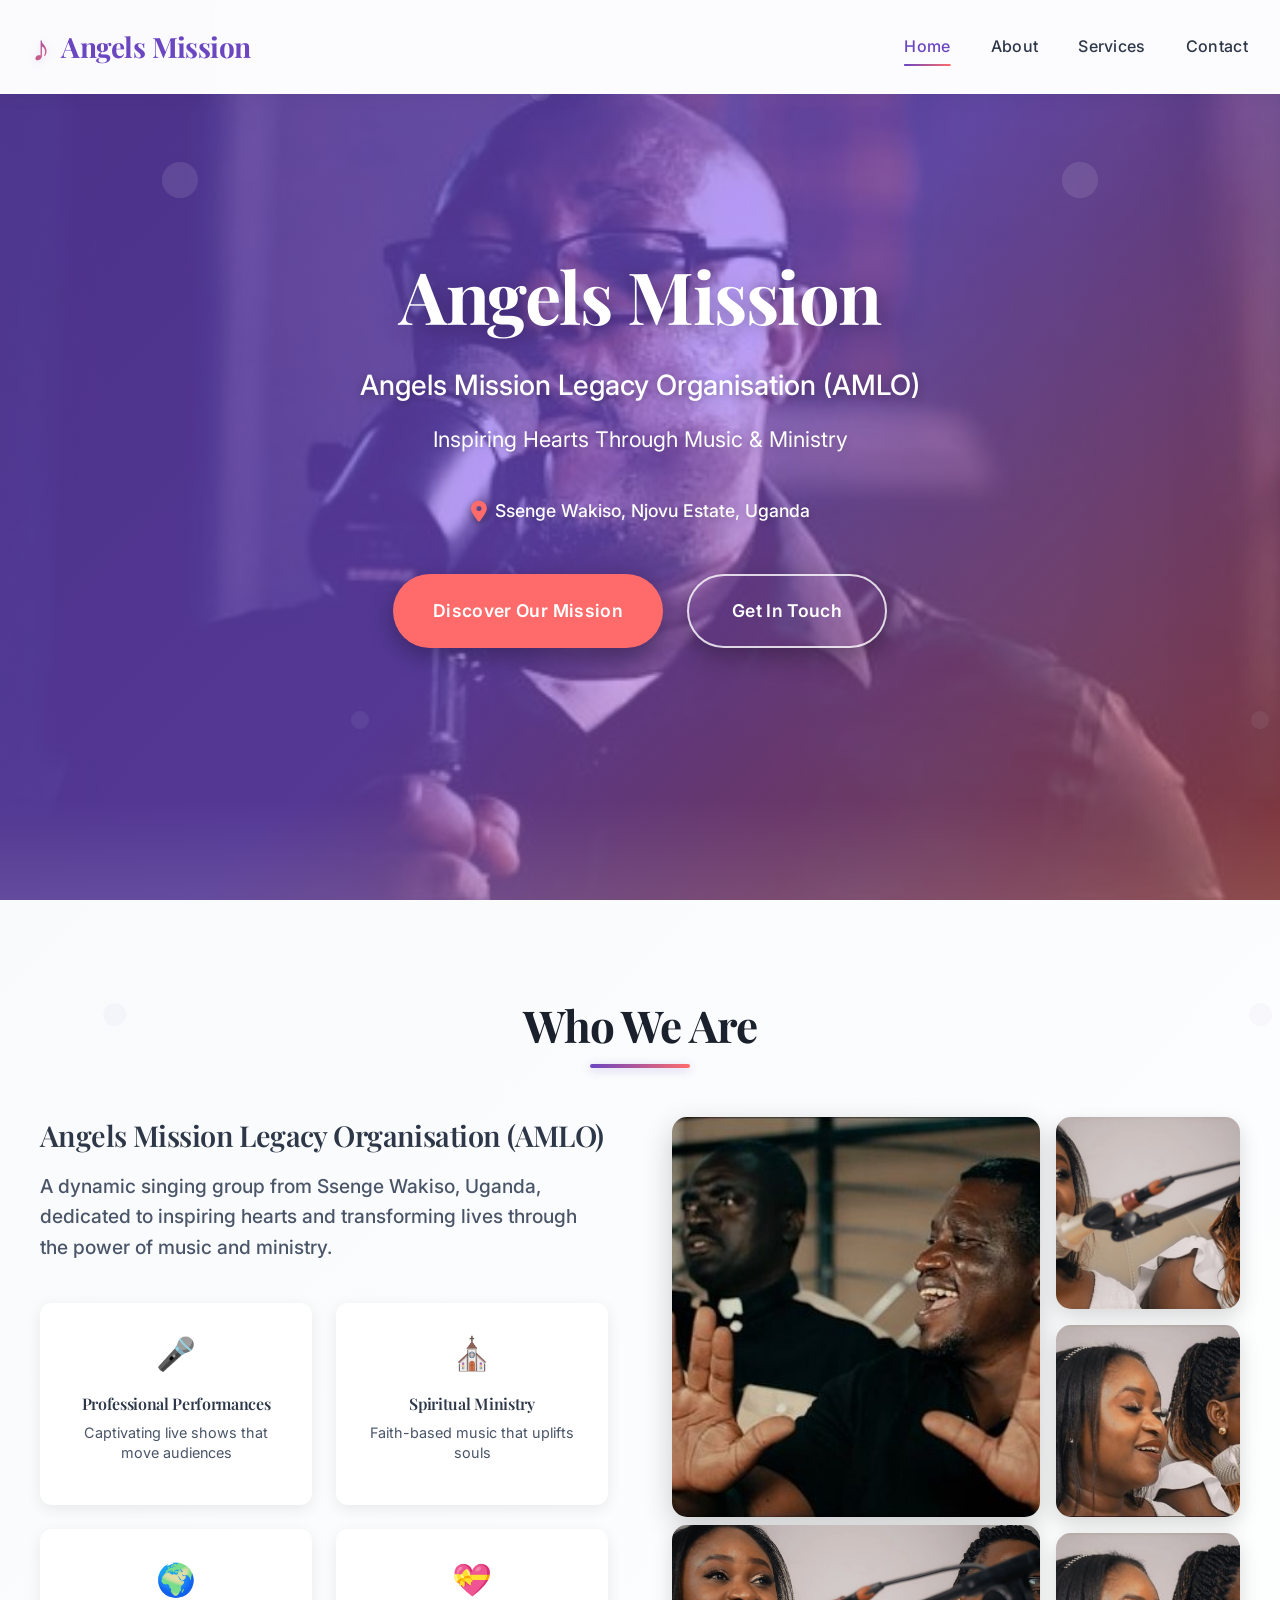
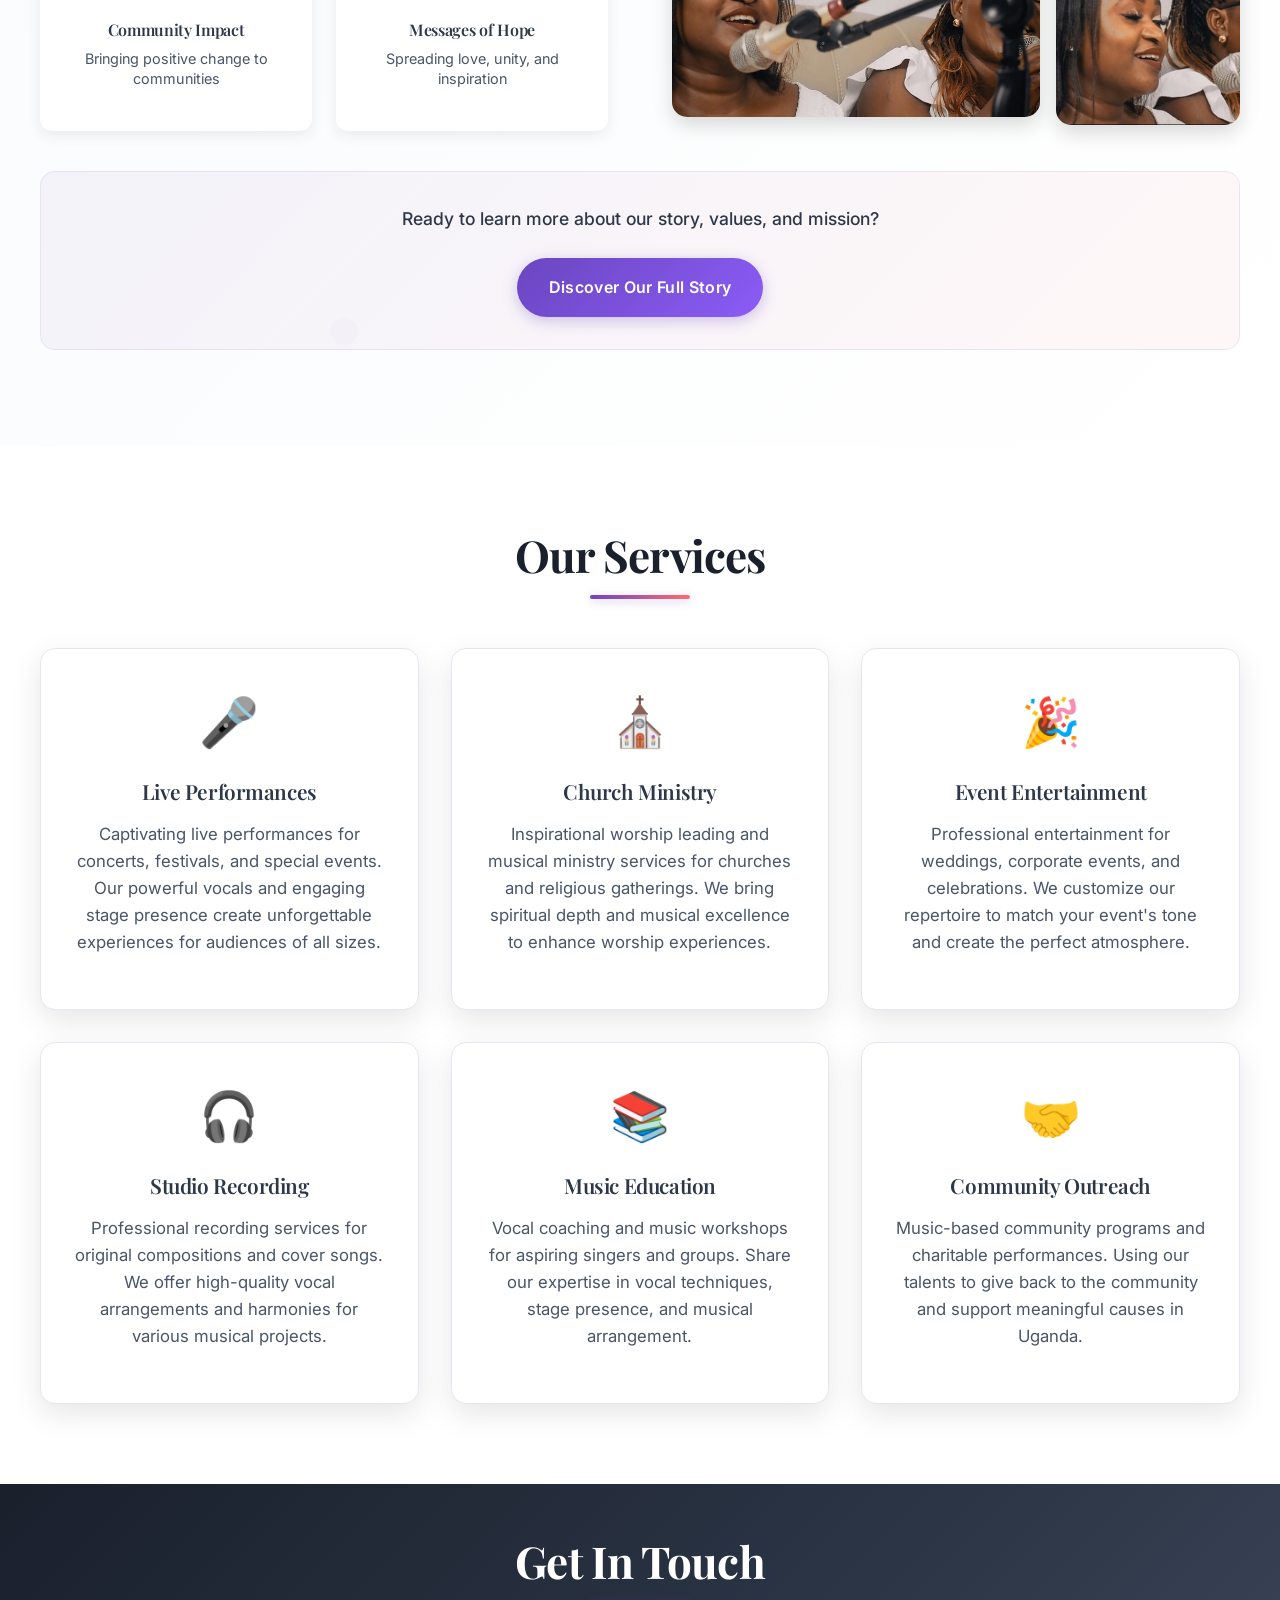
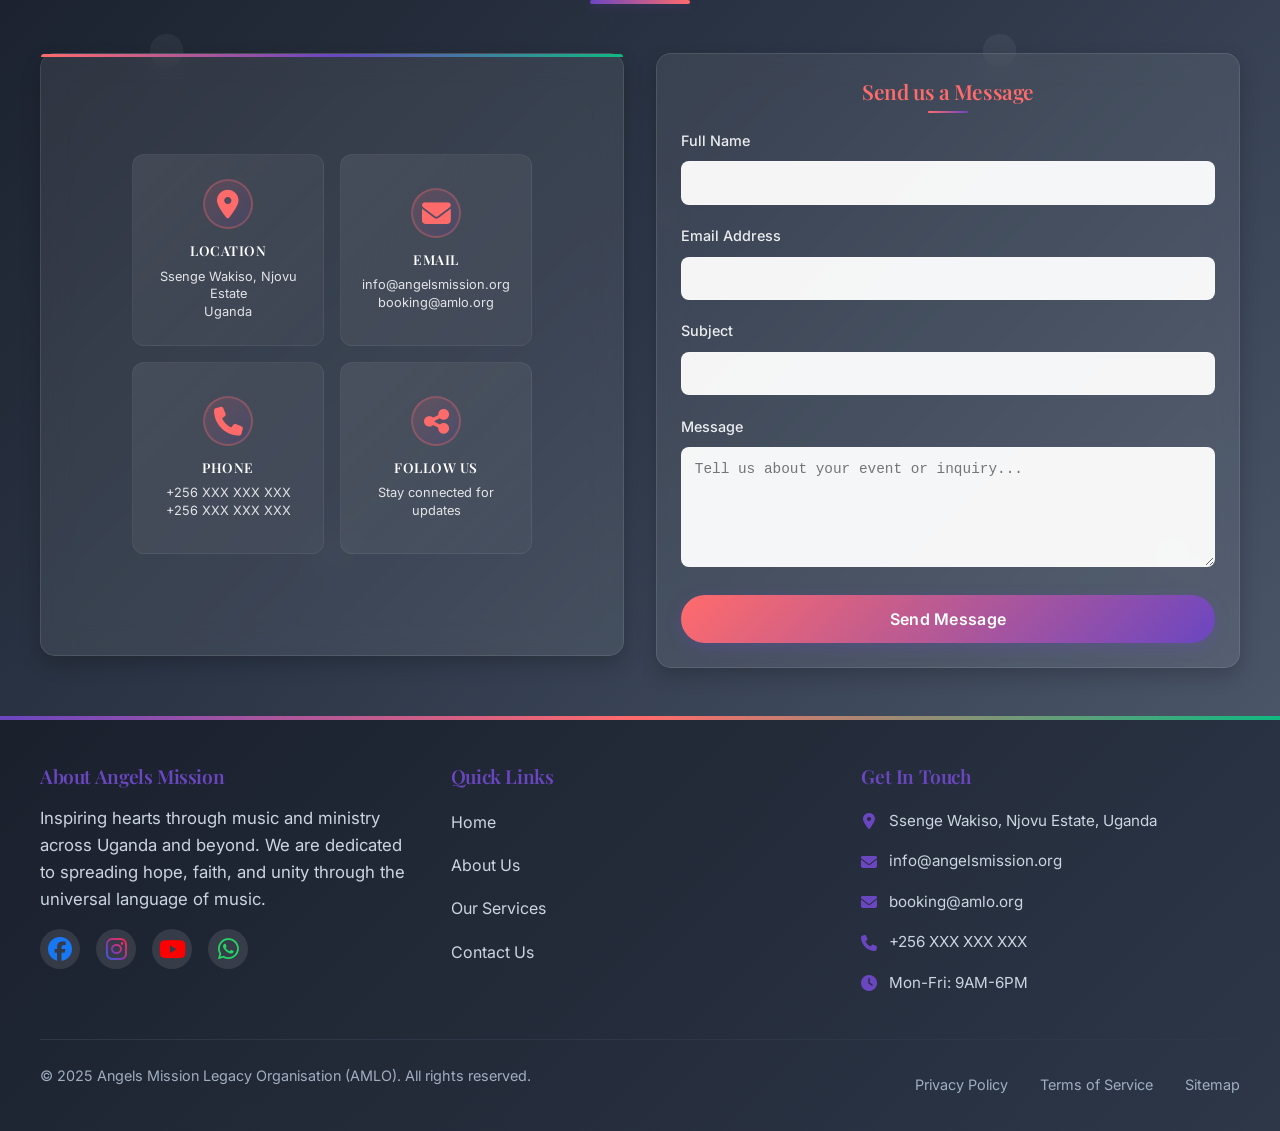
<file: index.html>
<!DOCTYPE html>
<html lang="en">
<head>
    <meta charset="UTF-8">
    <meta name="viewport" content="width=device-width, initial-scale=1.0">
    <title>Angels Mission - AMLO | Inspiring Hearts Through Music</title>
    <link rel="stylesheet" href="https://cdnjs.cloudflare.com/ajax/libs/font-awesome/6.4.0/css/all.min.css">
    <link rel="stylesheet" href="css/main.css">
    <link rel="stylesheet" href="css/index.css">
</head>
<body>
    <!-- Header -->
    <header class="header">
        <div class="nav-container">
            <a href="#home" class="logo">Angels Mission</a>
            <nav>
                <ul class="nav-menu" id="navMenu">
                    <li><a href="index.html" class="active">Home</a></li>
                    <li><a href="about.html">About</a></li>
                    <li><a href="services.html">Services</a></li>
                    <li><a href="contact.html">Contact</a></li>
                </ul>
                <button class="mobile-menu-toggle" id="mobileMenuToggle">
                    <i class="fas fa-bars"></i>
                </button>
            </nav>
        </div>
    </header>

    <!-- Hero Section -->
    <section id="home" class="hero">
        <div class="hero-content">
            <h1>Angels Mission</h1>
            <p class="subtitle">Angels Mission Legacy Organisation (AMLO)</p>
            <p class="tagline">Inspiring Hearts Through Music & Ministry</p>
            <p class="location"><i class="fas fa-map-marker-alt"></i> Ssenge Wakiso, Njovu Estate, Uganda</p>
            <div class="cta-buttons">
                <a href="#about" class="btn btn-primary hero-btn">Discover Our Mission</a>
                <a href="#contact" class="btn btn-secondary">Get In Touch</a>
            </div>
        </div>
    </section>

    <!-- About Section -->
    <section id="about" class="about">
        <div class="container">
            <h2 class="section-title">Who We Are</h2>
            
            <!-- Brief Overview -->
            <div class="about-overview">
                <div class="overview-content">
                    <h3>Angels Mission Legacy Organisation (AMLO)</h3>
                    <p class="lead">A dynamic singing group from Ssenge Wakiso, Uganda, dedicated to inspiring hearts and transforming lives through the power of music and ministry.</p>
                    
                    <div class="highlights-grid">
                        <div class="highlight-item">
                            <div class="highlight-icon">🎤</div>
                            <h4>Professional Performances</h4>
                            <p>Captivating live shows that move audiences</p>
                        </div>
                        <div class="highlight-item">
                            <div class="highlight-icon">⛪</div>
                            <h4>Spiritual Ministry</h4>
                            <p>Faith-based music that uplifts souls</p>
                        </div>
                        <div class="highlight-item">
                            <div class="highlight-icon">🌍</div>
                            <h4>Community Impact</h4>
                            <p>Bringing positive change to communities</p>
                        </div>
                        <div class="highlight-item">
                            <div class="highlight-icon">💝</div>
                            <h4>Messages of Hope</h4>
                            <p>Spreading love, unity, and inspiration</p>
                        </div>
                    </div>
                </div>
                
                <div class="overview-images">
                    <div class="main-image">
                        <img src="assets/picture2.png" alt="Angels Mission Performance" class="featured-photo"><br>
                        <img src="assets/picture3.png" alt="Angels Mission Group" class="side-photo">
                    </div>
                    <div class="side-images">
                        <img src="assets/picture3.png" alt="Angels Mission Group" class="side-photo">
                        <img src="assets/pic3.png" alt="Angels Mission Ministry" class="side-photo">
                        <img src="assets/pic3.png" alt="Angels Mission Ministry" class="side-photo">
                    </div>
                </div>
            </div>
            
            <div class="cta-section">
                <p class="cta-text">Ready to learn more about our story, values, and mission?</p>
                <a href="about.html" class="btn btn-primary">Discover Our Full Story</a>
            </div>
        </div>
    </section>

    <!-- Services Section -->
    <section id="services" class="services">
        <div class="container">
            <h2 class="section-title">Our Services</h2>
            <div class="services-grid">
                <div class="service-card">
                    <div class="service-icon">🎤</div>
                    <h3>Live Performances</h3>
                    <p>Captivating live performances for concerts, festivals, and special events. Our powerful vocals and engaging stage presence create unforgettable experiences for audiences of all sizes.</p>
                </div>
                <div class="service-card">
                    <div class="service-icon">⛪</div>
                    <h3>Church Ministry</h3>
                    <p>Inspirational worship leading and musical ministry services for churches and religious gatherings. We bring spiritual depth and musical excellence to enhance worship experiences.</p>
                </div>
                <div class="service-card">
                    <div class="service-icon">🎉</div>
                    <h3>Event Entertainment</h3>
                    <p>Professional entertainment for weddings, corporate events, and celebrations. We customize our repertoire to match your event's tone and create the perfect atmosphere.</p>
                </div>
                <div class="service-card">
                    <div class="service-icon">🎧</div>
                    <h3>Studio Recording</h3>
                    <p>Professional recording services for original compositions and cover songs. We offer high-quality vocal arrangements and harmonies for various musical projects.</p>
                </div>
                <div class="service-card">
                    <div class="service-icon">📚</div>
                    <h3>Music Education</h3>
                    <p>Vocal coaching and music workshops for aspiring singers and groups. Share our expertise in vocal techniques, stage presence, and musical arrangement.</p>
                </div>
                <div class="service-card">
                    <div class="service-icon">🤝</div>
                    <h3>Community Outreach</h3>
                    <p>Music-based community programs and charitable performances. Using our talents to give back to the community and support meaningful causes in Uganda.</p>
                </div>
            </div>
        </div>
    </section>

    <!-- Contact Section -->
    <section id="contact" class="contact">
        <div class="container">
            <h2 class="section-title" style="color: white;">Get In Touch</h2>
            <div class="contact-grid">
                <div class="contact-info">
                    <div class="contact-items-grid">
                        <div class="contact-item">
                            <span class="contact-icon"><i class="fas fa-map-marker-alt"></i></span>
                            <h4>Location</h4>
                            <p>Ssenge Wakiso, Njovu Estate<br>Uganda</p>
                        </div>
                        <div class="contact-item">
                            <span class="contact-icon"><i class="fas fa-envelope"></i></span>
                            <h4>Email</h4>
                            <p>info@angelsmission.org<br>booking@amlo.org</p>
                        </div>
                        <div class="contact-item">
                            <span class="contact-icon"><i class="fas fa-phone"></i></span>
                            <h4>Phone</h4>
                            <p>+256 XXX XXX XXX<br>+256 XXX XXX XXX</p>
                        </div>
                        <div class="contact-item">
                            <span class="contact-icon"><i class="fas fa-share-alt"></i></span>
                            <h4>Follow Us</h4>
                            <p>Stay connected for updates</p>
                        </div>
                    </div>
                </div>
                <div class="contact-form">
                    <h3>Send us a Message</h3>
                    <form>
                        <div class="form-group">
                            <label for="name">Full Name</label>
                            <input type="text" id="name" name="name" required>
                        </div>
                        <div class="form-group">
                            <label for="email">Email Address</label>
                            <input type="email" id="email" name="email" required>
                        </div>
                        <div class="form-group">
                            <label for="subject">Subject</label>
                            <input type="text" id="subject" name="subject" required>
                        </div>
                        <div class="form-group">
                            <label for="message">Message</label>
                            <textarea id="message" name="message" placeholder="Tell us about your event or inquiry..." required></textarea>
                        </div>
                        <button type="submit" class="btn btn-primary" style="width: 100%;">Send Message</button>
                    </form>
                </div>
            </div>
        </div>
    </section>

    <!-- Enhanced Footer -->
    <footer class="footer">
        <div class="container">
            <div class="footer-main">
                <!-- About Section -->
                <div class="footer-section">
                    <h4>About Angels Mission</h4>
                    <p>Inspiring hearts through music and ministry across Uganda and beyond. We are dedicated to spreading hope, faith, and unity through the universal language of music.</p>
                    <div class="social-links">
                        <a href="#" title="Facebook"><i class="fab fa-facebook"></i></a>
                        <a href="#" title="Instagram"><i class="fab fa-instagram"></i></a>
                        <a href="#" title="YouTube"><i class="fab fa-youtube"></i></a>
                        <a href="#" title="WhatsApp"><i class="fab fa-whatsapp"></i></a>
                    </div>
                </div>

                <!-- Quick Links -->
                <div class="footer-section">
                    <h4>Quick Links</h4>
                    <ul>
                        <li><a href="index.html">Home</a></li>
                        <li><a href="about.html">About Us</a></li>
                        <li><a href="services.html">Our Services</a></li>
                        <li><a href="contact.html">Contact Us</a></li>
                    </ul>
                </div>

                <!-- Contact Info -->
                <div class="footer-section">
                    <h4>Get In Touch</h4>
                    <ul class="footer-contact-list">
                        <li><i class="fas fa-map-marker-alt"></i> Ssenge Wakiso, Njovu Estate, Uganda</li>
                        <li><i class="fas fa-envelope"></i> info@angelsmission.org</li>
                        <li><i class="fas fa-envelope"></i> booking@amlo.org</li>
                        <li><i class="fas fa-phone"></i> +256 XXX XXX XXX</li>
                        <li><i class="fas fa-clock"></i> Mon-Fri: 9AM-6PM</li>
                    </ul>
                </div>
            </div>

            <div class="footer-bottom">
                <p>&copy; 2025 Angels Mission Legacy Organisation (AMLO). All rights reserved.</p>
                <div class="footer-links">
                    <a href="#">Privacy Policy</a>
                    <a href="#">Terms of Service</a>
                    <a href="#">Sitemap</a>
                </div>
            </div>
        </div>
    </footer>

    <script>
        // Enhanced Mobile Menu Toggle
        const mobileMenuToggle = document.getElementById('mobileMenuToggle');
        const navMenu = document.getElementById('navMenu');
        const header = document.querySelector('.header');

        mobileMenuToggle.addEventListener('click', function() {
            navMenu.classList.toggle('active');
            
            // Toggle hamburger icon
            const icon = this.querySelector('i');
            if (navMenu.classList.contains('active')) {
                icon.classList.remove('fa-bars');
                icon.classList.add('fa-times');
            } else {
                icon.classList.remove('fa-times');
                icon.classList.add('fa-bars');
            }
        });

        // Close mobile menu when clicking on links
        document.querySelectorAll('.nav-menu a').forEach(link => {
            link.addEventListener('click', function() {
                navMenu.classList.remove('active');
                const icon = mobileMenuToggle.querySelector('i');
                icon.classList.remove('fa-times');
                icon.classList.add('fa-bars');
            });
        });

        // Smooth scrolling for navigation links
        document.querySelectorAll('a[href^="#"]').forEach(anchor => {
            anchor.addEventListener('click', function (e) {
                e.preventDefault();
                const target = document.querySelector(this.getAttribute('href'));
                if (target) {
                    target.scrollIntoView({
                        behavior: 'smooth',
                        block: 'start'
                    });
                }
            });
        });

        // Enhanced Header scroll effect
        window.addEventListener('scroll', function() {
            if (window.scrollY > 50) {
                header.classList.add('scrolled');
            } else {
                header.classList.remove('scrolled');
            }
        });

        // Form submission handler
        document.querySelector('form').addEventListener('submit', function(e) {
            e.preventDefault();
            
            // Add loading state
            const submitBtn = this.querySelector('button[type="submit"]');
            const originalText = submitBtn.textContent;
            submitBtn.textContent = 'Sending...';
            submitBtn.disabled = true;
            
            // Simulate form submission
            setTimeout(() => {
                alert('Thank you for your message! We will get back to you soon.');
                this.reset();
                submitBtn.textContent = originalText;
                submitBtn.disabled = false;
            }, 1000);
        });

        // Enhanced Intersection Observer for scroll animations
        const observerOptions = {
            threshold: 0.1,
            rootMargin: '0px 0px -100px 0px'
        };

        const observer = new IntersectionObserver(function(entries) {
            entries.forEach(entry => {
                if (entry.isIntersecting) {
                    entry.target.classList.add('visible');
                }
            });
        }, observerOptions);

        // Add scroll animations to various elements
        document.addEventListener('DOMContentLoaded', function() {
            // Service cards
            document.querySelectorAll('.service-card').forEach((card, index) => {
                card.classList.add('scroll-animate');
                card.style.animationDelay = `${index * 0.1}s`;
                observer.observe(card);
            });

            // Highlight items
            document.querySelectorAll('.highlight-item').forEach((item, index) => {
                item.classList.add('scroll-animate');
                item.style.animationDelay = `${index * 0.1}s`;
                observer.observe(item);
            });

            // Contact items
            document.querySelectorAll('.contact-item').forEach((item, index) => {
                item.classList.add('scroll-animate');
                item.style.animationDelay = `${index * 0.1}s`;
                observer.observe(item);
            });
        });

        // Parallax effect for hero section
        window.addEventListener('scroll', function() {
            const scrolled = window.pageYOffset;
            const hero = document.querySelector('.hero');
            if (hero && window.innerWidth > 768) {
                hero.style.transform = `translateY(${scrolled * 0.5}px)`;
            }
        });
    </script>
</body>
</html>
</file>
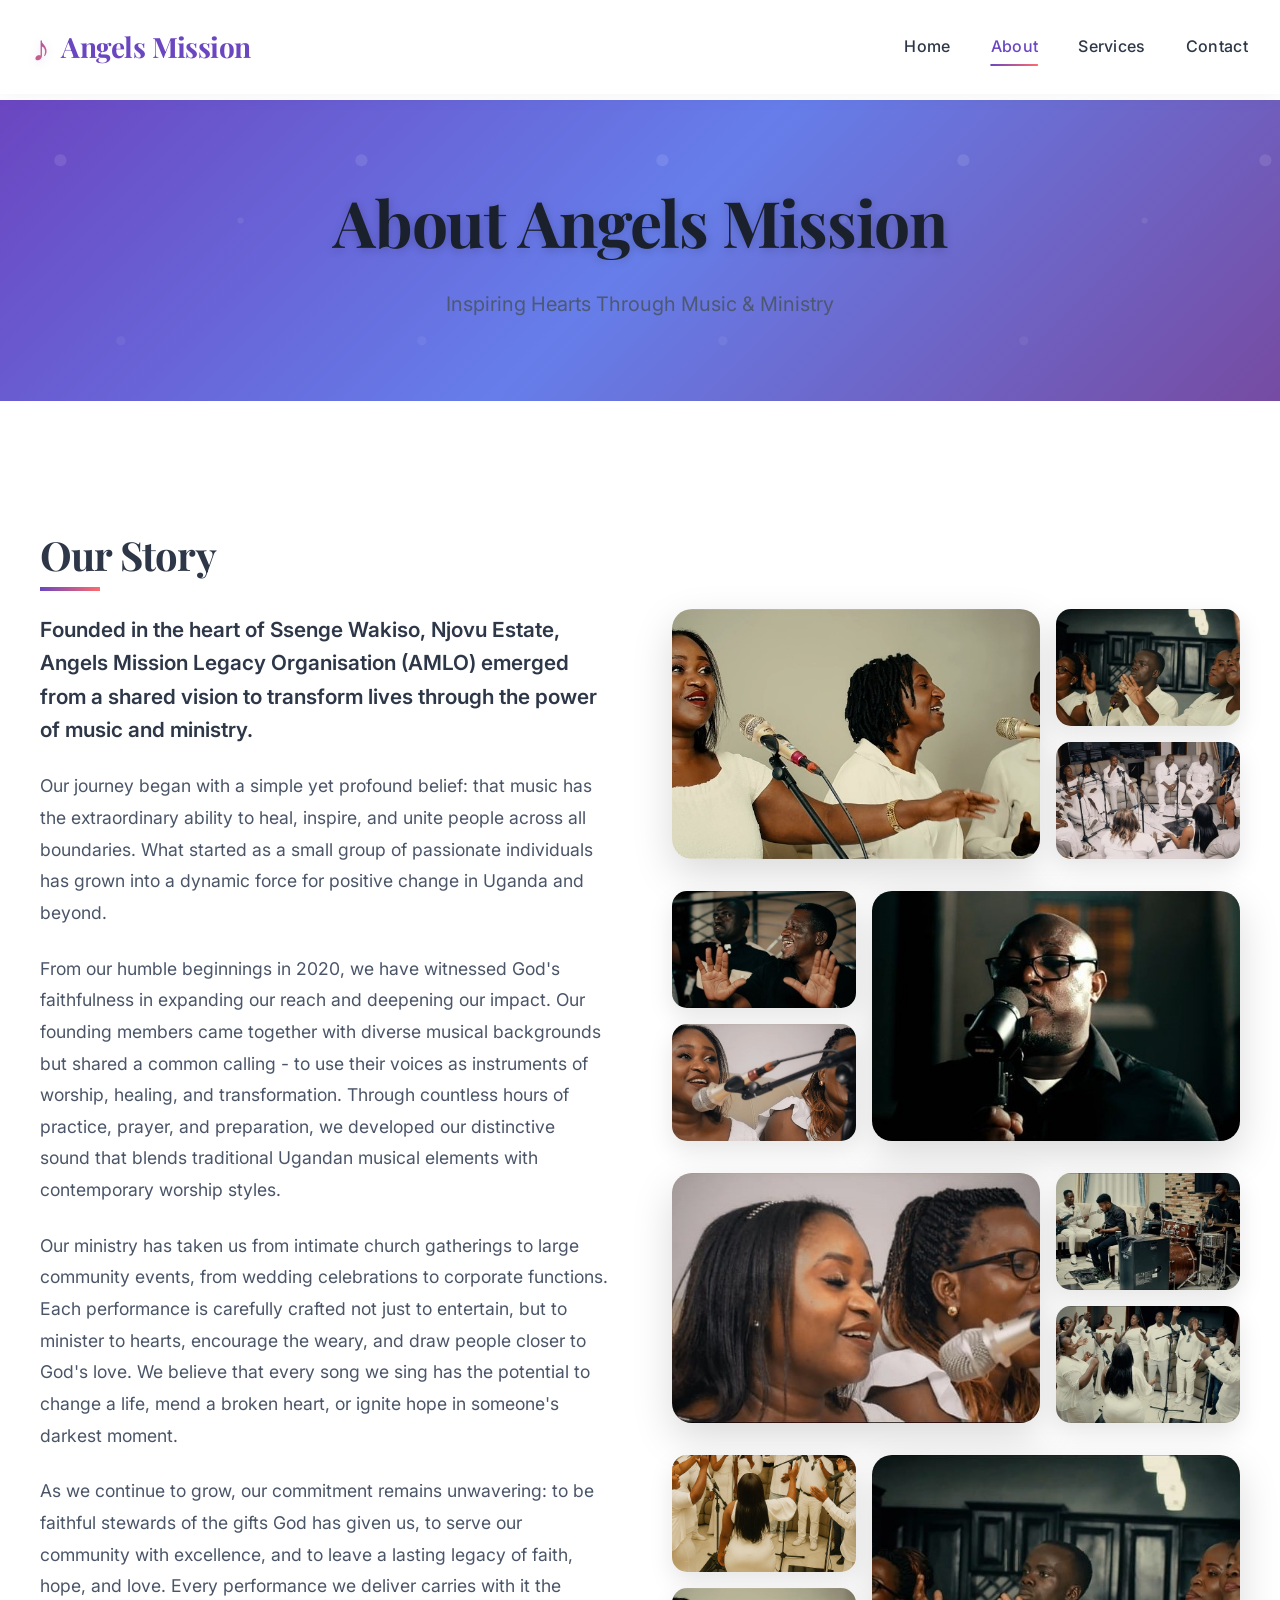
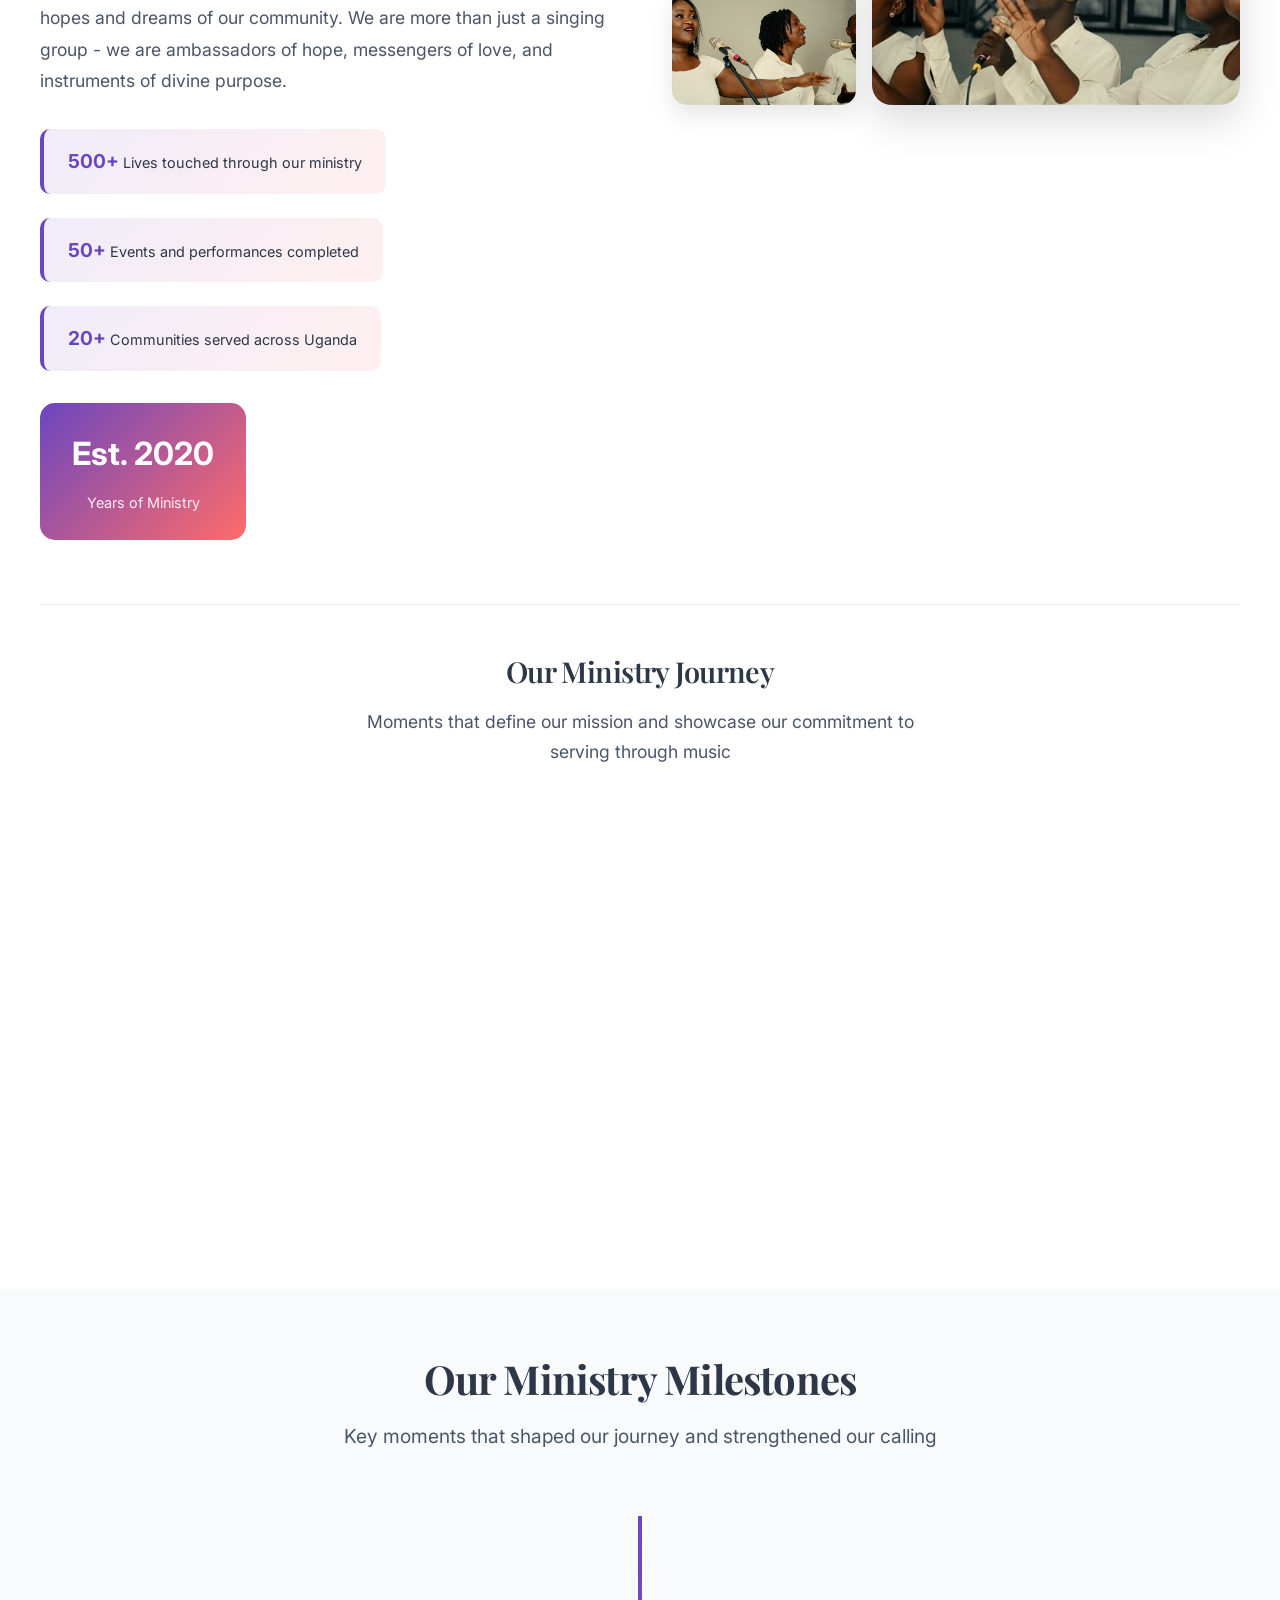
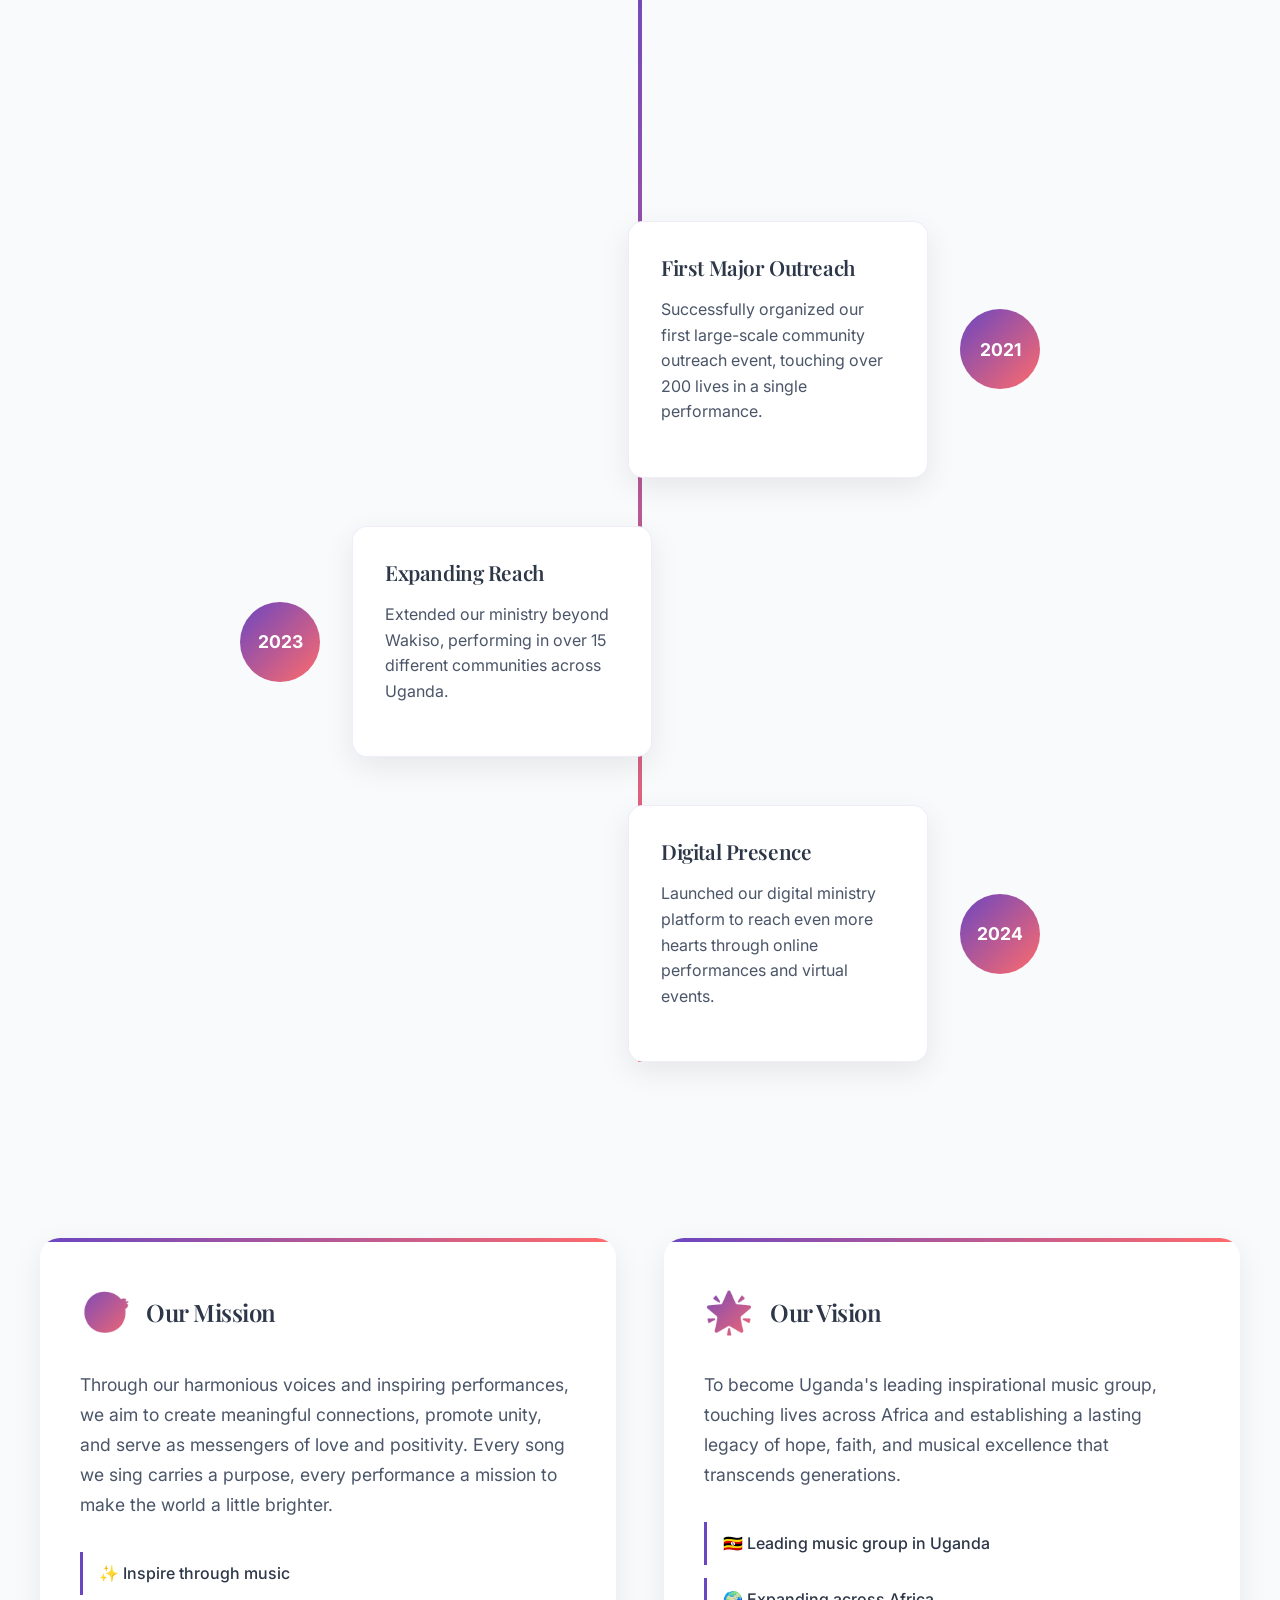
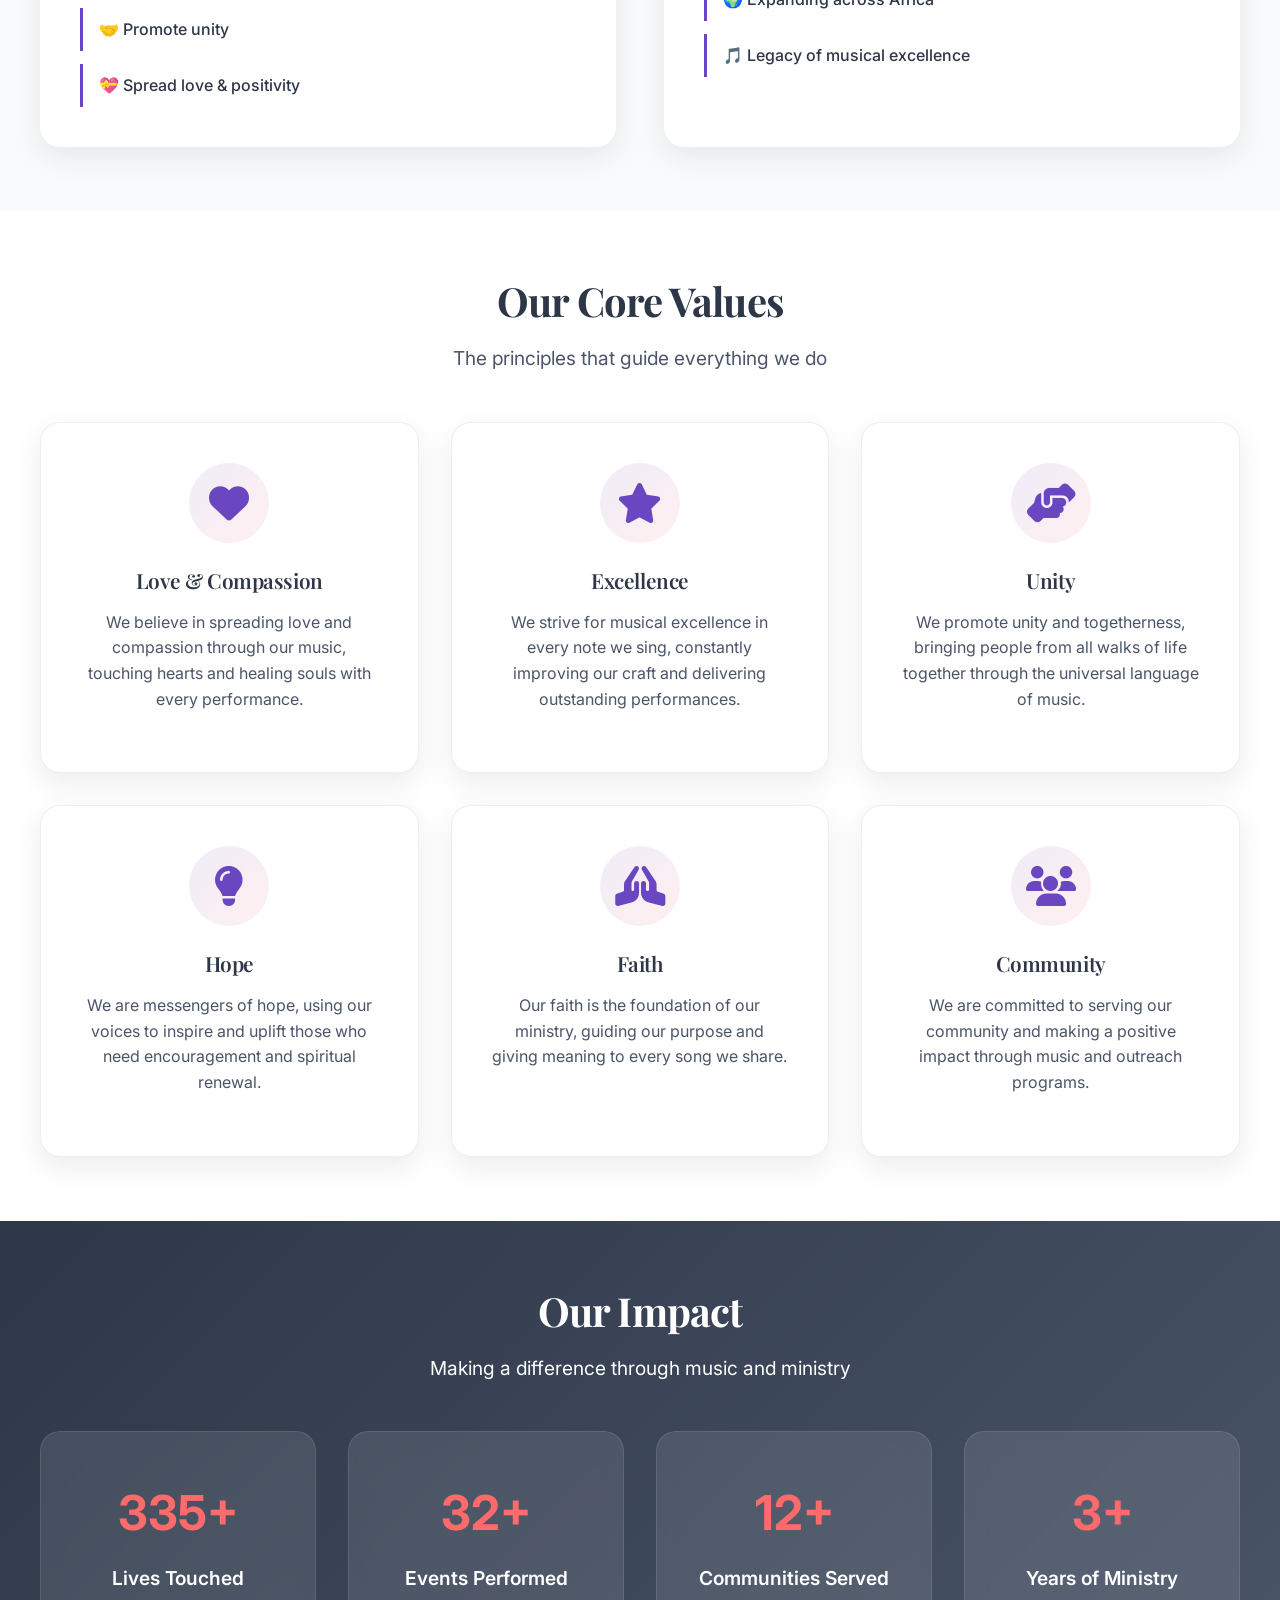
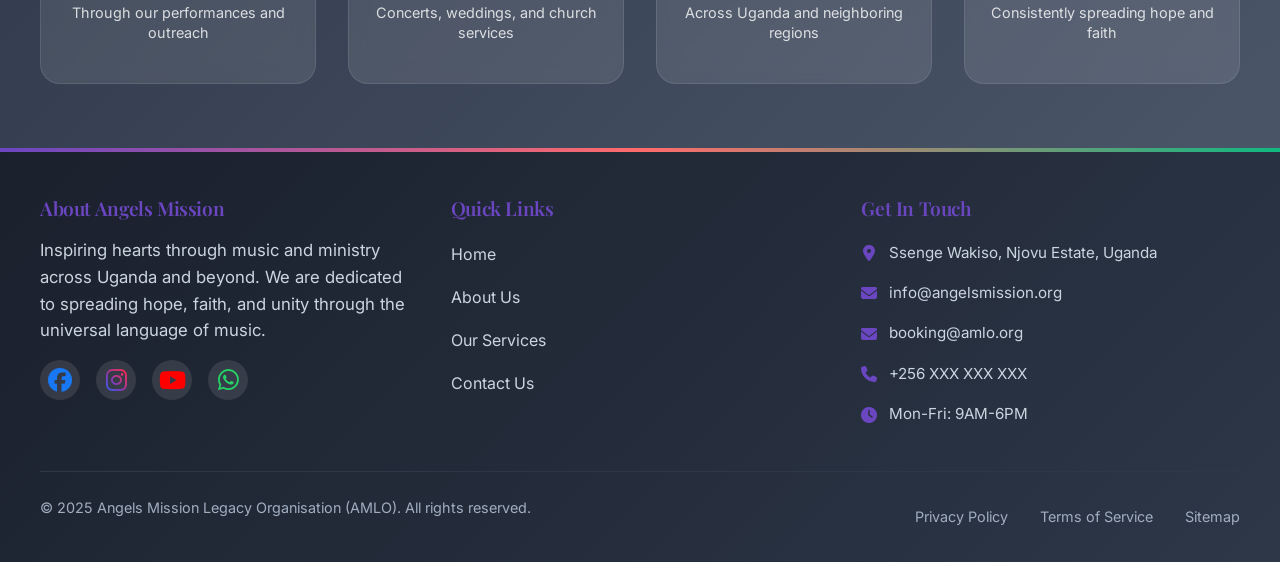
<file: about.html>
<!DOCTYPE html>
<html lang="en">
<head>
    <meta charset="UTF-8">
    <meta name="viewport" content="width=device-width, initial-scale=1.0">
    <title>About - Angels Mission | AMLO</title>
    <link rel="stylesheet" href="https://cdnjs.cloudflare.com/ajax/libs/font-awesome/6.4.0/css/all.min.css">
    <link rel="stylesheet" href="css/main.css">
    <link rel="stylesheet" href="css/about.css">
</head>
<body>
    <!-- Header -->
    <header class="header">
        <div class="nav-container">
            <a href="index.html" class="logo">Angels Mission</a>
            <nav>
                <ul class="nav-menu" id="navMenu">
                    <li><a href="index.html">Home</a></li>
                    <li><a href="about.html" class="active">About</a></li>
                    <li><a href="services.html">Services</a></li>
                    <li><a href="contact.html">Contact</a></li>
                </ul>
                <button class="mobile-menu-toggle" id="mobileMenuToggle">
                    <i class="fas fa-bars"></i>
                </button>
            </nav>
        </div>
    </header>

    <!-- Main Content -->
    <main class="main-content">
        <!-- Page Header -->
        <section class="page-header">
            <div class="container">
                <h1>About Angels Mission</h1>
                <p>Inspiring Hearts Through Music & Ministry</p>
            </div>
        </section>

        <!-- Our Story Section -->
        <section class="story-section">
            <div class="container">
                <div class="story-grid">
                    <div class="story-content">
                        <h2 class="section-title">Our Story</h2>
                        <div class="story-text">
                            <p class="lead">Founded in the heart of Ssenge Wakiso, Njovu Estate, Angels Mission Legacy Organisation (AMLO) emerged from a shared vision to transform lives through the power of music and ministry.</p>
                            
                            <p>Our journey began with a simple yet profound belief: that music has the extraordinary ability to heal, inspire, and unite people across all boundaries. What started as a small group of passionate individuals has grown into a dynamic force for positive change in Uganda and beyond.</p>
                            
                            <p>From our humble beginnings in 2020, we have witnessed God's faithfulness in expanding our reach and deepening our impact. Our founding members came together with diverse musical backgrounds but shared a common calling - to use their voices as instruments of worship, healing, and transformation. Through countless hours of practice, prayer, and preparation, we developed our distinctive sound that blends traditional Ugandan musical elements with contemporary worship styles.</p>
                            
                            <p>Our ministry has taken us from intimate church gatherings to large community events, from wedding celebrations to corporate functions. Each performance is carefully crafted not just to entertain, but to minister to hearts, encourage the weary, and draw people closer to God's love. We believe that every song we sing has the potential to change a life, mend a broken heart, or ignite hope in someone's darkest moment.</p>
                            
                            <p>As we continue to grow, our commitment remains unwavering: to be faithful stewards of the gifts God has given us, to serve our community with excellence, and to leave a lasting legacy of faith, hope, and love. Every performance we deliver carries with it the hopes and dreams of our community. We are more than just a singing group - we are ambassadors of hope, messengers of love, and instruments of divine purpose.</p>
                            
                            <div class="story-highlights">
                                <div class="highlight">
                                    <strong>500+</strong> Lives touched through our ministry
                                </div>
                                <div class="highlight">
                                    <strong>50+</strong> Events and performances completed
                                </div>
                                <div class="highlight">
                                    <strong>20+</strong> Communities served across Uganda
                                </div>
                            </div>
                            
                            <div class="founding-year">
                                <div class="year-badge">
                                    <span class="year">Est. 2020</span>
                                    <span class="subtitle">Years of Ministry</span>
                                </div>
                            </div>
                        </div>
                    </div>
                    <div class="story-images">
                        <!-- First Row of Images - Large LEFT -->
                        <div class="images-row">
                            <div class="main-story-image">
                                <img src="assets/pic1.png" alt="Angels Mission Foundation" class="primary-image">
                            </div>
                            <div class="secondary-images">
                                <img src="assets/pic2.png" alt="Community Service" class="secondary-image">
                                <img src="assets/1.jpg" alt="Musical Journey" class="secondary-image">
                            </div>
                        </div>
                        
                        <!-- Second Row of Images - Large RIGHT -->
                        <div class="images-row reverse">
                            <div class="secondary-images">
                                <img src="assets/picture2.png" alt="Our Ministry" class="secondary-image">
                                <img src="assets/picture3.png" alt="Community Impact" class="secondary-image">
                            </div>
                            <div class="main-story-image">
                                <img src="assets/picture1.png" alt="Angels Mission Legacy" class="primary-image">
                            </div>
                        </div>
                        
                        <!-- Third Row of Images - Large LEFT -->
                        <div class="images-row">
                            <div class="main-story-image">
                                <img src="assets/pic3.png" alt="Musical Performance" class="primary-image">
                            </div>
                            <div class="secondary-images">
                                <img src="assets/2.jpg" alt="Group Harmony" class="secondary-image">
                                <img src="assets/3.jpg" alt="Spiritual Ministry" class="secondary-image">
                            </div>
                        </div>
                        
                        <!-- Fourth Row of Images - Large RIGHT -->
                        <div class="images-row reverse">
                            <div class="secondary-images">
                                <img src="assets/pic1 - Copy.png" alt="Ministry Growth" class="secondary-image">
                                <img src="assets/pic1.png" alt="Foundation Legacy" class="secondary-image">
                            </div>
                            <div class="main-story-image">
                                <img src="assets/pic2.png" alt="Community Transformation" class="primary-image">
                            </div>
                        </div>
                        
                        <!-- Fifth Row of Images - Large LEFT -->
                        <div class="images-row">
                            <div class="main-story-image">
                                <img src="assets/3.jpg" alt="Spiritual Impact" class="primary-image">
                            </div>
                            <div class="secondary-images">
                                <img src="assets/pic3.png" alt="Performance Excellence" class="secondary-image">
                                <img src="assets/2.jpg" alt="Unity in Ministry" class="secondary-image">
                            </div>
                        </div>
                    </div>
                </div>
                
                <!-- Extended Story Gallery -->
                <div class="story-gallery">
                    <div class="gallery-header">
                        <h3>Our Ministry Journey</h3>
                        <p>Moments that define our mission and showcase our commitment to serving through music</p>
                    </div>
                    <div class="gallery-grid">
                        <div class="gallery-item">
                            <img src="assets/pic1.png" alt="Angels Mission Performance" class="gallery-image">
                            <div class="gallery-caption">
                                <h4>Worship & Ministry</h4>
                                <p>Leading congregations in heartfelt worship experiences</p>
                            </div>
                        </div>
                        <div class="gallery-item">
                            <img src="assets/pic2.png" alt="Community Outreach" class="gallery-image">
                            <div class="gallery-caption">
                                <h4>Community Outreach</h4>
                                <p>Bringing hope and healing to communities across Uganda</p>
                            </div>
                        </div>
                        <div class="gallery-item">
                            <img src="assets/1.jpg" alt="Musical Excellence" class="gallery-image">
                            <div class="gallery-caption">
                                <h4>Musical Excellence</h4>
                                <p>Delivering professional performances with passion and purpose</p>
                            </div>
                        </div>
                    </div>
                </div>
            </div>
        </section>

        <!-- Ministry Milestones Section -->
        <section class="milestones-section">
            <div class="container">
                <div class="milestones-header">
                    <h2 class="section-title">Our Ministry Milestones</h2>
                    <p class="section-subtitle">Key moments that shaped our journey and strengthened our calling</p>
                </div>
                
                <div class="timeline">
                    <div class="timeline-item">
                        <div class="timeline-year">2020</div>
                        <div class="timeline-content">
                            <h4>Foundation</h4>
                            <p>Angels Mission Legacy Organisation was born from a vision to transform lives through music ministry in Ssenge Wakiso, Uganda.</p>
                        </div>
                    </div>
                    <div class="timeline-item">
                        <div class="timeline-year">2021</div>
                        <div class="timeline-content">
                            <h4>First Major Outreach</h4>
                            <p>Successfully organized our first large-scale community outreach event, touching over 200 lives in a single performance.</p>
                        </div>
                    </div>
                    <div class="timeline-item">
                        <div class="timeline-year">2023</div>
                        <div class="timeline-content">
                            <h4>Expanding Reach</h4>
                            <p>Extended our ministry beyond Wakiso, performing in over 15 different communities across Uganda.</p>
                        </div>
                    </div>
                    <div class="timeline-item">
                        <div class="timeline-year">2024</div>
                        <div class="timeline-content">
                            <h4>Digital Presence</h4>
                            <p>Launched our digital ministry platform to reach even more hearts through online performances and virtual events.</p>
                        </div>
                    </div>
                </div>
                </div>
            </div>
        </section>

        <!-- Mission & Vision Section -->
        <section class="mission-vision-section">
            <div class="container">
                <div class="mv-grid">
                    <div class="mission-card">
                        <div class="card-header">
                            <div class="card-icon">🎯</div>
                            <h3>Our Mission</h3>
                        </div>
                        <p>Through our harmonious voices and inspiring performances, we aim to create meaningful connections, promote unity, and serve as messengers of love and positivity. Every song we sing carries a purpose, every performance a mission to make the world a little brighter.</p>
                        <div class="mission-points">
                            <div class="point">✨ Inspire through music</div>
                            <div class="point">🤝 Promote unity</div>
                            <div class="point">💝 Spread love & positivity</div>
                        </div>
                    </div>
                    
                    <div class="vision-card">
                        <div class="card-header">
                            <div class="card-icon">🌟</div>
                            <h3>Our Vision</h3>
                        </div>
                        <p>To become Uganda's leading inspirational music group, touching lives across Africa and establishing a lasting legacy of hope, faith, and musical excellence that transcends generations.</p>
                        <div class="vision-goals">
                            <div class="goal">🇺🇬 Leading music group in Uganda</div>
                            <div class="goal">🌍 Expanding across Africa</div>
                            <div class="goal">🎵 Legacy of musical excellence</div>
                        </div>
                    </div>
                </div>
            </div>
        </section>

        <!-- Values Section -->
        <section class="values-section">
            <div class="container">
                <div class="values-header">
                    <h2 class="section-title">Our Core Values</h2>
                    <p class="section-subtitle">The principles that guide everything we do</p>
                </div>
                
                <div class="values-grid">
                    <div class="value-card">
                        <div class="value-icon"><i class="fas fa-heart"></i></div>
                        <h4>Love & Compassion</h4>
                        <p>We believe in spreading love and compassion through our music, touching hearts and healing souls with every performance.</p>
                    </div>
                    <div class="value-card">
                        <div class="value-icon"><i class="fas fa-star"></i></div>
                        <h4>Excellence</h4>
                        <p>We strive for musical excellence in every note we sing, constantly improving our craft and delivering outstanding performances.</p>
                    </div>
                    <div class="value-card">
                        <div class="value-icon"><i class="fas fa-hands-helping"></i></div>
                        <h4>Unity</h4>
                        <p>We promote unity and togetherness, bringing people from all walks of life together through the universal language of music.</p>
                    </div>
                    <div class="value-card">
                        <div class="value-icon"><i class="fas fa-lightbulb"></i></div>
                        <h4>Hope</h4>
                        <p>We are messengers of hope, using our voices to inspire and uplift those who need encouragement and spiritual renewal.</p>
                    </div>
                    <div class="value-card">
                        <div class="value-icon"><i class="fas fa-praying-hands"></i></div>
                        <h4>Faith</h4>
                        <p>Our faith is the foundation of our ministry, guiding our purpose and giving meaning to every song we share.</p>
                    </div>
                    <div class="value-card">
                        <div class="value-icon"><i class="fas fa-users"></i></div>
                        <h4>Community</h4>
                        <p>We are committed to serving our community and making a positive impact through music and outreach programs.</p>
                    </div>
                </div>
            </div>
        </section>

        <!-- Impact & Achievements Section -->
        <section class="impact-section">
            <div class="container">
                <div class="impact-header">
                    <h2 class="section-title">Our Impact</h2>
                    <p class="section-subtitle">Making a difference through music and ministry</p>
                </div>
                
                <div class="impact-stats">
                    <div class="stat-card">
                        <div class="stat-number">500+</div>
                        <div class="stat-label">Lives Touched</div>
                        <div class="stat-desc">Through our performances and outreach</div>
                    </div>
                    <div class="stat-card">
                        <div class="stat-number">50+</div>
                        <div class="stat-label">Events Performed</div>
                        <div class="stat-desc">Concerts, weddings, and church services</div>
                    </div>
                    <div class="stat-card">
                        <div class="stat-number">20+</div>
                        <div class="stat-label">Communities Served</div>
                        <div class="stat-desc">Across Uganda and neighboring regions</div>
                    </div>
                    <div class="stat-card">
                        <div class="stat-number">5+</div>
                        <div class="stat-label">Years of Ministry</div>
                        <div class="stat-desc">Consistently spreading hope and faith</div>
                    </div>
                </div>
            </div>
        </section>
    </main>

    <!-- Enhanced Footer -->
    <footer class="footer">
        <div class="container">
            <div class="footer-main">
                <!-- About Section -->
                <div class="footer-section">
                    <h4>About Angels Mission</h4>
                    <p>Inspiring hearts through music and ministry across Uganda and beyond. We are dedicated to spreading hope, faith, and unity through the universal language of music.</p>
                    <div class="social-links">
                        <a href="#" title="Facebook"><i class="fab fa-facebook"></i></a>
                        <a href="#" title="Instagram"><i class="fab fa-instagram"></i></a>
                        <a href="#" title="YouTube"><i class="fab fa-youtube"></i></a>
                        <a href="#" title="WhatsApp"><i class="fab fa-whatsapp"></i></a>
                    </div>
                </div>

                <!-- Quick Links -->
                <div class="footer-section">
                    <h4>Quick Links</h4>
                    <ul>
                        <li><a href="index.html">Home</a></li>
                        <li><a href="about.html">About Us</a></li>
                        <li><a href="services.html">Our Services</a></li>
                        <li><a href="contact.html">Contact Us</a></li>
                    </ul>
                </div>

                <!-- Contact Info -->
                <div class="footer-section">
                    <h4>Get In Touch</h4>
                    <ul class="footer-contact-list">
                        <li><i class="fas fa-map-marker-alt"></i> Ssenge Wakiso, Njovu Estate, Uganda</li>
                        <li><i class="fas fa-envelope"></i> info@angelsmission.org</li>
                        <li><i class="fas fa-envelope"></i> booking@amlo.org</li>
                        <li><i class="fas fa-phone"></i> +256 XXX XXX XXX</li>
                        <li><i class="fas fa-clock"></i> Mon-Fri: 9AM-6PM</li>
                    </ul>
                </div>
            </div>

            <div class="footer-bottom">
                <p>&copy; 2025 Angels Mission Legacy Organisation (AMLO). All rights reserved.</p>
                <div class="footer-links">
                    <a href="#">Privacy Policy</a>
                    <a href="#">Terms of Service</a>
                    <a href="#">Sitemap</a>
                </div>
            </div>
        </div>
    </footer>

    <script>
        // Enhanced Mobile Menu Toggle
        const mobileMenuToggle = document.getElementById('mobileMenuToggle');
        const navMenu = document.getElementById('navMenu');
        const header = document.querySelector('.header');

        mobileMenuToggle.addEventListener('click', function() {
            navMenu.classList.toggle('active');
            
            // Toggle hamburger icon
            const icon = this.querySelector('i');
            if (navMenu.classList.contains('active')) {
                icon.classList.remove('fa-bars');
                icon.classList.add('fa-times');
            } else {
                icon.classList.remove('fa-times');
                icon.classList.add('fa-bars');
            }
        });

        // Close mobile menu when clicking on links
        document.querySelectorAll('.nav-menu a').forEach(link => {
            link.addEventListener('click', function() {
                navMenu.classList.remove('active');
                const icon = mobileMenuToggle.querySelector('i');
                icon.classList.remove('fa-times');
                icon.classList.add('fa-bars');
            });
        });

        // Enhanced Header scroll effect
        window.addEventListener('scroll', function() {
            if (window.scrollY > 50) {
                header.classList.add('scrolled');
            } else {
                header.classList.remove('scrolled');
            }
        });

        // Enhanced Intersection Observer for scroll animations
        const observerOptions = {
            threshold: 0.1,
            rootMargin: '0px 0px -100px 0px'
        };

        const observer = new IntersectionObserver(function(entries) {
            entries.forEach(entry => {
                if (entry.isIntersecting) {
                    entry.target.classList.add('visible');
                }
            });
        }, observerOptions);

        // Add scroll animations to various elements
        document.addEventListener('DOMContentLoaded', function() {
            // Timeline items
            document.querySelectorAll('.timeline-item').forEach((item, index) => {
                item.classList.add('scroll-animate');
                item.style.animationDelay = `${index * 0.2}s`;
                observer.observe(item);
            });

            // Value cards
            document.querySelectorAll('.value-card').forEach((card, index) => {
                card.classList.add('scroll-animate');
                card.style.animationDelay = `${index * 0.1}s`;
                observer.observe(card);
            });

            // Gallery items
            document.querySelectorAll('.gallery-item').forEach((item, index) => {
                item.classList.add('scroll-animate');
                item.style.animationDelay = `${index * 0.1}s`;
                observer.observe(item);
            });

            // Story images
            document.querySelectorAll('.images-row').forEach((row, index) => {
                row.classList.add('scroll-animate');
                row.style.animationDelay = `${index * 0.2}s`;
                observer.observe(row);
            });

            // Impact stats
            document.querySelectorAll('.stat-card').forEach((card, index) => {
                card.classList.add('scroll-animate');
                card.style.animationDelay = `${index * 0.1}s`;
                observer.observe(card);
            });
        });

        // Counter animation for impact stats
        function animateCounters() {
            const counters = document.querySelectorAll('.stat-number');
            
            counters.forEach(counter => {
                const target = parseInt(counter.textContent.replace(/[^\d]/g, ''));
                const increment = target / 100;
                let current = 0;
                
                const timer = setInterval(() => {
                    current += increment;
                    if (current >= target) {
                        counter.textContent = counter.textContent.replace(/\d+/, target);
                        clearInterval(timer);
                    } else {
                        counter.textContent = counter.textContent.replace(/\d+/, Math.floor(current));
                    }
                }, 20);
            });
        }

        // Trigger counter animation when impact section is visible
        const impactSection = document.querySelector('.impact-section');
        if (impactSection) {
            const impactObserver = new IntersectionObserver((entries) => {
                entries.forEach(entry => {
                    if (entry.isIntersecting) {
                        animateCounters();
                        impactObserver.disconnect();
                    }
                });
            }, { threshold: 0.5 });
            
            impactObserver.observe(impactSection);
        }
    </script>
</body>
</html>
</file>
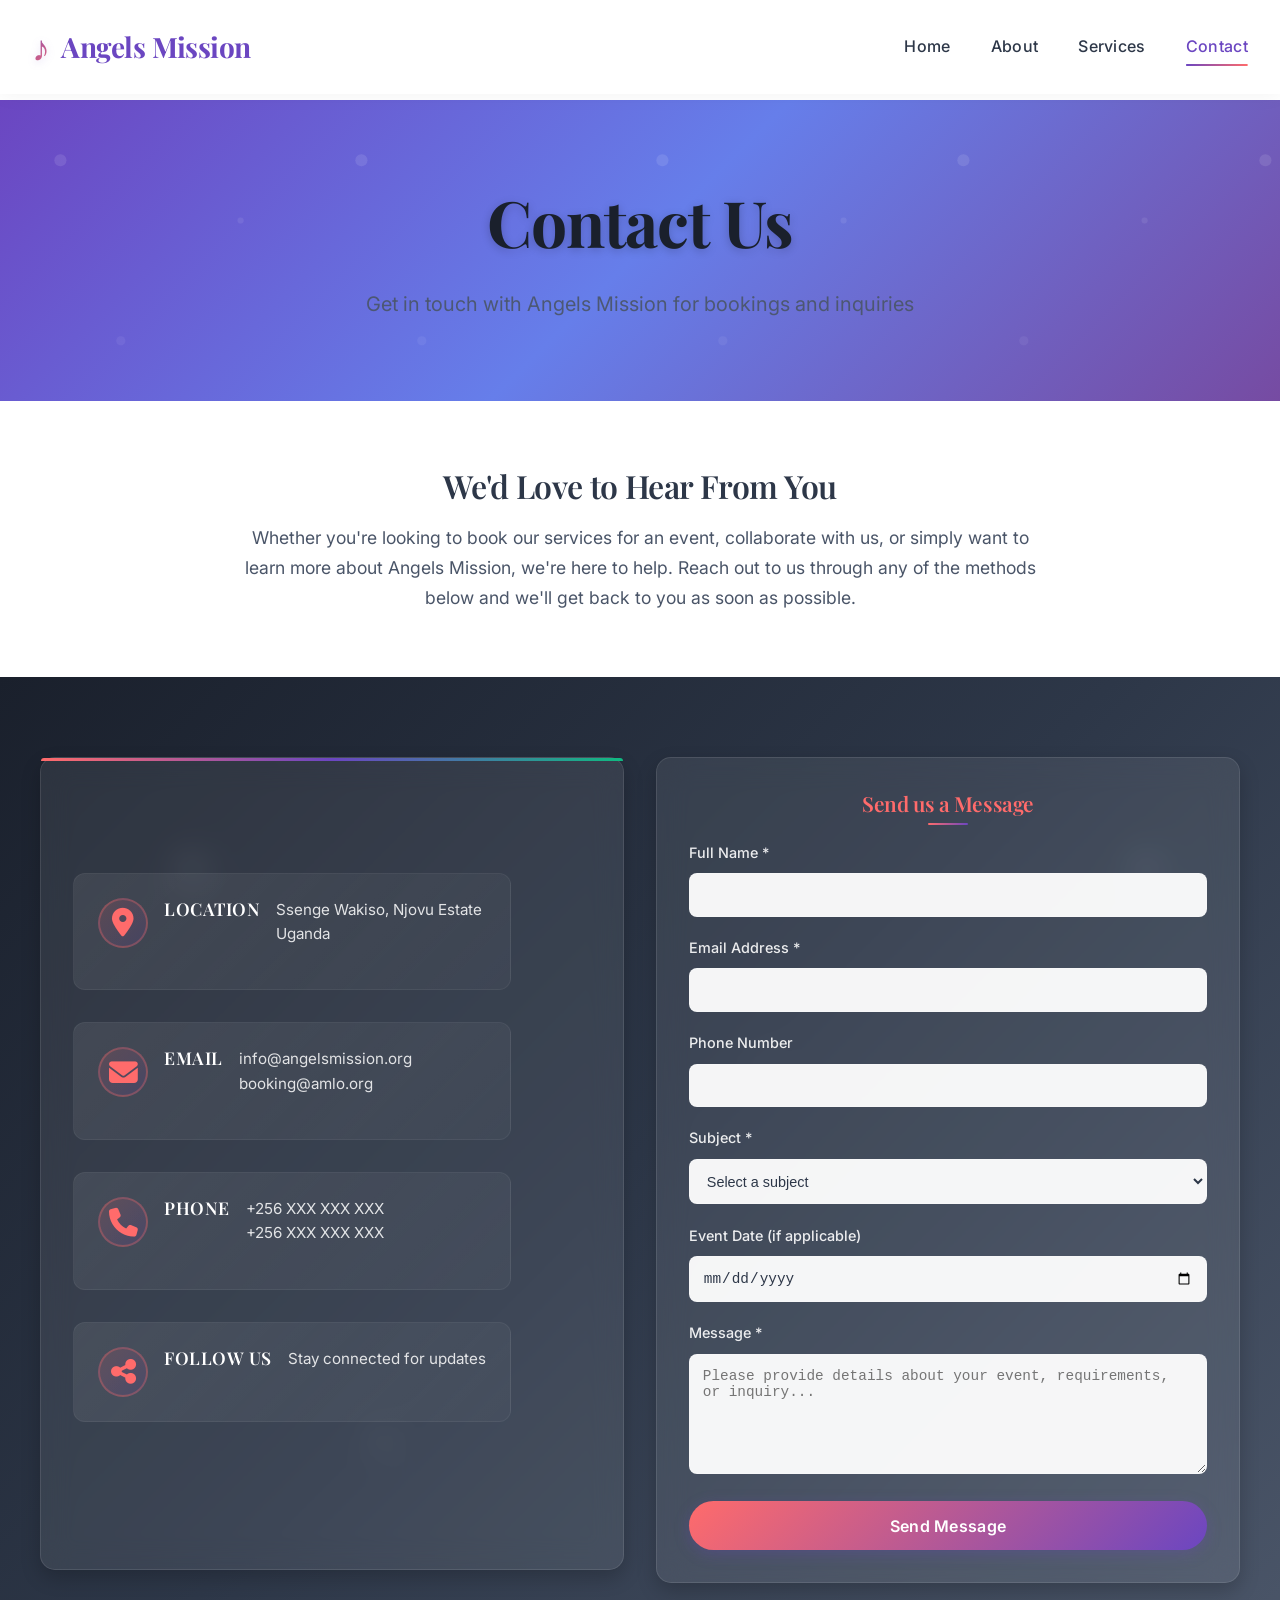
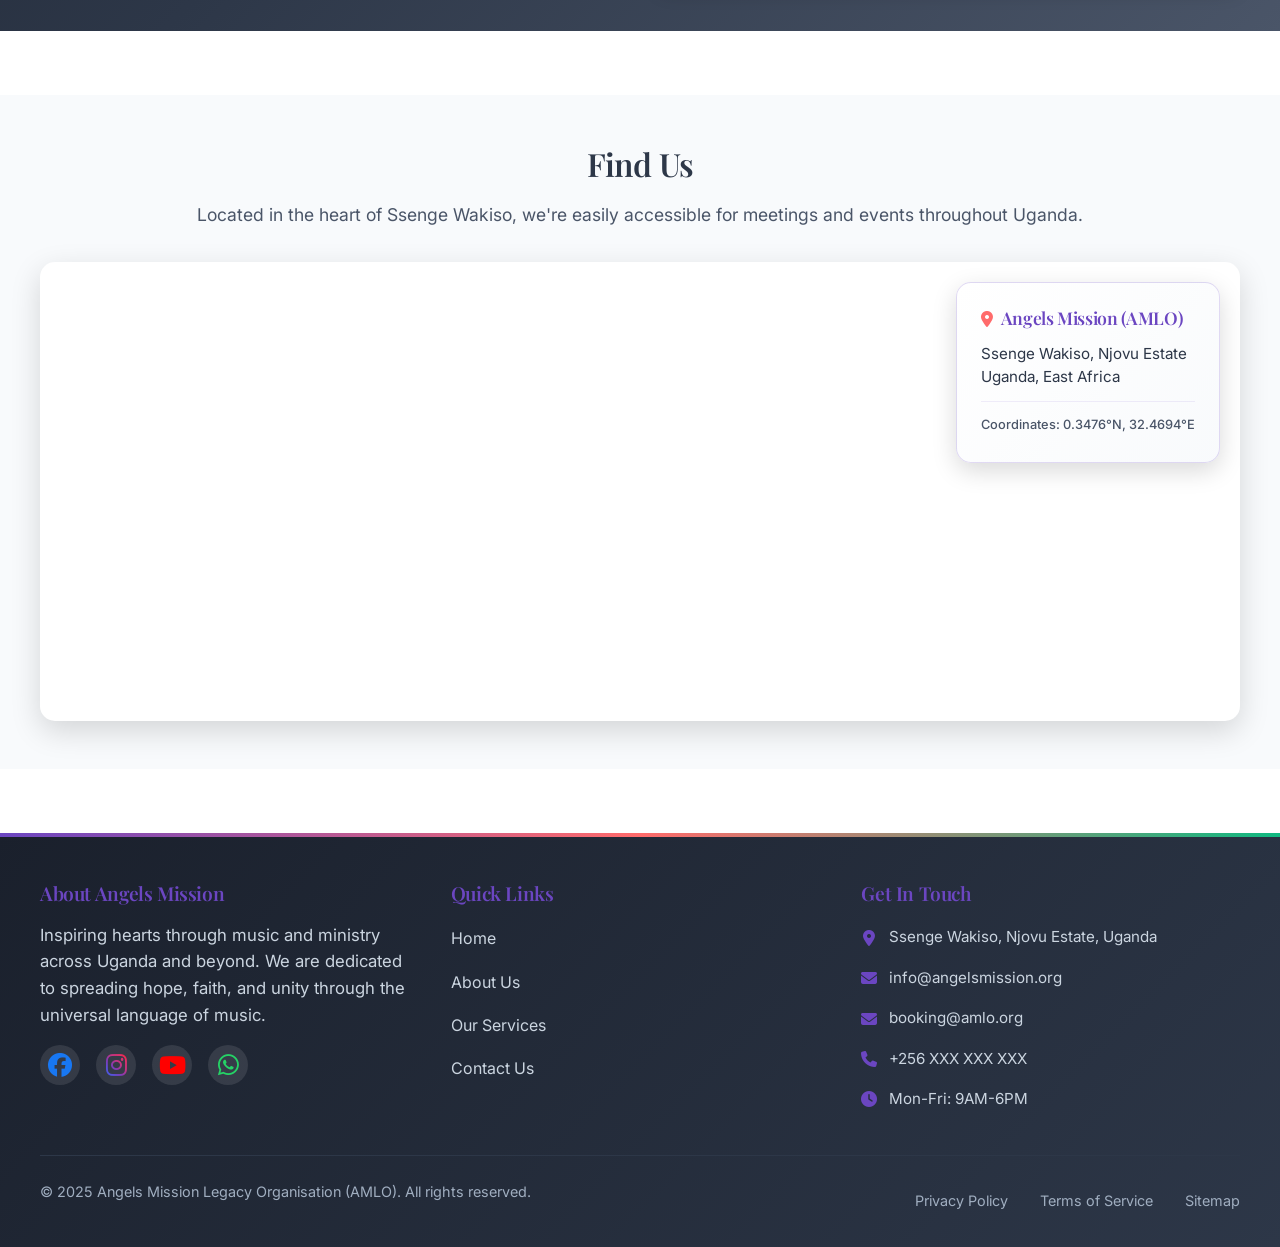
<file: contact.html>
<!DOCTYPE html>
<html lang="en">
<head>
    <meta charset="UTF-8">
    <meta name="viewport" content="width=device-width, initial-scale=1.0">
    <title>Contact - Angels Mission | AMLO</title>
    <link rel="stylesheet" href="https://cdnjs.cloudflare.com/ajax/libs/font-awesome/6.4.0/css/all.min.css">
    <link rel="stylesheet" href="css/main.css">
    <link rel="stylesheet" href="css/contact.css">
</head>
<body>
    <!-- Header -->
    <header class="header">
        <div class="nav-container">
            <a href="index.html" class="logo">Angels Mission</a>
            <nav>
                <ul class="nav-menu" id="navMenu">
                    <li><a href="index.html">Home</a></li>
                    <li><a href="about.html">About</a></li>
                    <li><a href="services.html">Services</a></li>
                    <li><a href="contact.html" class="active">Contact</a></li>
                </ul>
                <button class="mobile-menu-toggle" id="mobileMenuToggle">
                    <i class="fas fa-bars"></i>
                </button>
            </nav>
        </div>
    </header>

    <!-- Main Content -->
    <main class="main-content">
        <!-- Page Header -->
        <section class="page-header">
            <div class="container">
                <h1>Contact Us</h1>
                <p>Get in touch with Angels Mission for bookings and inquiries</p>
            </div>
        </section>

        <!-- Contact Introduction -->
        <section class="contact-intro">
            <div class="container">
                <h2>We'd Love to Hear From You</h2>
                <p>Whether you're looking to book our services for an event, collaborate with us, or simply want to learn more about Angels Mission, we're here to help. Reach out to us through any of the methods below and we'll get back to you as soon as possible.</p>
            </div>
        </section>

        <!-- Contact Section -->
        <section class="contact-section">
            <div class="container">
                <div class="contact-grid">
                    <div class="contact-info">
                        <div class="contact-items-grid">
                            <div class="contact-item">
                                <span class="contact-icon"><i class="fas fa-map-marker-alt"></i></span>
                                <h4>Location</h4>
                                <p>Ssenge Wakiso, Njovu Estate<br>Uganda</p>
                            </div>
                            <div class="contact-item">
                                <span class="contact-icon"><i class="fas fa-envelope"></i></span>
                                <h4>Email</h4>
                                <p>info@angelsmission.org<br>booking@amlo.org</p>
                            </div>
                            <div class="contact-item">
                                <span class="contact-icon"><i class="fas fa-phone"></i></span>
                                <h4>Phone</h4>
                                <p>+256 XXX XXX XXX<br>+256 XXX XXX XXX</p>
                            </div>
                            <div class="contact-item">
                                <span class="contact-icon"><i class="fas fa-share-alt"></i></span>
                                <h4>Follow Us</h4>
                                <p>Stay connected for updates</p>
                            </div>
                        </div>
                    </div>
                    
                    <div class="contact-form">
                        <h3>Send us a Message</h3>
                        <form id="contactForm">
                            <div class="form-group">
                                <label for="name">Full Name *</label>
                                <input type="text" id="name" name="name" required>
                            </div>
                            
                            <div class="form-group">
                                <label for="email">Email Address *</label>
                                <input type="email" id="email" name="email" required>
                            </div>
                            
                            <div class="form-group">
                                <label for="phone">Phone Number</label>
                                <input type="tel" id="phone" name="phone">
                            </div>
                            
                            <div class="form-group">
                                <label for="subject">Subject *</label>
                                <select id="subject" name="subject" required>
                                    <option value="">Select a subject</option>
                                    <option value="booking">Event Booking</option>
                                    <option value="collaboration">Collaboration</option>
                                    <option value="worship">Church Ministry</option>
                                    <option value="recording">Studio Recording</option>
                                    <option value="education">Music Education</option>
                                    <option value="general">General Inquiry</option>
                                    <option value="other">Other</option>
                                </select>
                            </div>
                            
                            <div class="form-group">
                                <label for="eventDate">Event Date (if applicable)</label>
                                <input type="date" id="eventDate" name="eventDate">
                            </div>
                            
                            <div class="form-group">
                                <label for="message">Message *</label>
                                <textarea id="message" name="message" placeholder="Please provide details about your event, requirements, or inquiry..." required></textarea>
                            </div>
                            
                            <button type="submit" class="btn btn-primary">Send Message</button>
                        </form>
                    </div>
                </div>
            </div>
        </section>

        <!-- Map Section -->
        <section class="map-section">
            <div class="container">
                <h2>Find Us</h2>
                <p>Located in the heart of Ssenge Wakiso, we're easily accessible for meetings and events throughout Uganda.</p>
                <div class="map-container">
                    <iframe 
                        src="https://www.google.com/maps/embed?pb=!1m18!1m12!1m3!1d3989.7587654321!2d32.4694!3d0.3476!2m3!1f0!2f0!3f0!3m2!1i1024!2i768!4f13.1!3m3!1m2!1s0x177dbb2a4b4b4b4b%3A0x4b4b4b4b4b4b4b4b!2sWakiso%2C%20Uganda!5e0!3m2!1sen!2sus!4v1609876543210!5m2!1sen!2sus"
                        width="100%"
                        height="450"
                        style="border:0;"
                        allowfullscreen=""
                        loading="lazy"
                        referrerpolicy="no-referrer-when-downgrade">
                    </iframe>
                    <div class="location-marker">
                        <div class="marker-info">
                            <h4><i class="fas fa-map-marker-alt"></i> Angels Mission (AMLO)</h4>
                            <p>Ssenge Wakiso, Njovu Estate<br>Uganda, East Africa</p>
                            <div class="coordinates">
                                <small>Coordinates: 0.3476°N, 32.4694°E</small>
                            </div>
                        </div>
                    </div>
                </div>
            </div>
        </section>
    </main>

    <!-- Enhanced Footer -->
    <footer class="footer">
        <div class="container">
            <div class="footer-main">
                <!-- About Section -->
                <div class="footer-section">
                    <h4>About Angels Mission</h4>
                    <p>Inspiring hearts through music and ministry across Uganda and beyond. We are dedicated to spreading hope, faith, and unity through the universal language of music.</p>
                    <div class="social-links">
                        <a href="#" title="Facebook"><i class="fab fa-facebook"></i></a>
                        <a href="#" title="Instagram"><i class="fab fa-instagram"></i></a>
                        <a href="#" title="YouTube"><i class="fab fa-youtube"></i></a>
                        <a href="#" title="WhatsApp"><i class="fab fa-whatsapp"></i></a>
                    </div>
                </div>

                <!-- Quick Links -->
                <div class="footer-section">
                    <h4>Quick Links</h4>
                    <ul>
                        <li><a href="index.html">Home</a></li>
                        <li><a href="about.html">About Us</a></li>
                        <li><a href="services.html">Our Services</a></li>
                        <li><a href="contact.html">Contact Us</a></li>
                    </ul>
                </div>

                <!-- Contact Info -->
                <div class="footer-section">
                    <h4>Get In Touch</h4>
                    <ul class="footer-contact-list">
                        <li><i class="fas fa-map-marker-alt"></i> Ssenge Wakiso, Njovu Estate, Uganda</li>
                        <li><i class="fas fa-envelope"></i> info@angelsmission.org</li>
                        <li><i class="fas fa-envelope"></i> booking@amlo.org</li>
                        <li><i class="fas fa-phone"></i> +256 XXX XXX XXX</li>
                        <li><i class="fas fa-clock"></i> Mon-Fri: 9AM-6PM</li>
                    </ul>
                </div>
            </div>

            <div class="footer-bottom">
                <p>&copy; 2025 Angels Mission Legacy Organisation (AMLO). All rights reserved.</p>
                <div class="footer-links">
                    <a href="#">Privacy Policy</a>
                    <a href="#">Terms of Service</a>
                    <a href="#">Sitemap</a>
                </div>
            </div>
        </div>
    </footer>

    <script>
        // Enhanced Mobile Menu Toggle
        const mobileMenuToggle = document.getElementById('mobileMenuToggle');
        const navMenu = document.getElementById('navMenu');
        const header = document.querySelector('.header');

        mobileMenuToggle.addEventListener('click', function() {
            navMenu.classList.toggle('active');
            
            // Toggle hamburger icon
            const icon = this.querySelector('i');
            if (navMenu.classList.contains('active')) {
                icon.classList.remove('fa-bars');
                icon.classList.add('fa-times');
            } else {
                icon.classList.remove('fa-times');
                icon.classList.add('fa-bars');
            }
        });

        // Close mobile menu when clicking on links
        document.querySelectorAll('.nav-menu a').forEach(link => {
            link.addEventListener('click', function() {
                navMenu.classList.remove('active');
                const icon = mobileMenuToggle.querySelector('i');
                icon.classList.remove('fa-times');
                icon.classList.add('fa-bars');
            });
        });

        // Enhanced Header scroll effect
        window.addEventListener('scroll', function() {
            if (window.scrollY > 50) {
                header.classList.add('scrolled');
            } else {
                header.classList.remove('scrolled');
            }
        });

        // Enhanced Form submission handler
        document.getElementById('contactForm').addEventListener('submit', function(e) {
            e.preventDefault();
            
            // Get form data
            const formData = new FormData(this);
            const name = formData.get('name');
            const email = formData.get('email');
            const subject = formData.get('subject');
            const submitBtn = this.querySelector('button[type="submit"]');
            const originalText = submitBtn.textContent;
            
            // Add loading state
            submitBtn.textContent = 'Sending...';
            submitBtn.disabled = true;
            submitBtn.style.opacity = '0.7';
            
            // Simulate form submission with realistic delay
            setTimeout(() => {
                // Show success message with better styling
                const successMessage = document.createElement('div');
                successMessage.style.cssText = `
                    position: fixed;
                    top: 20px;
                    right: 20px;
                    background: linear-gradient(135deg, #10B981, #059669);
                    color: white;
                    padding: 1rem 2rem;
                    border-radius: 10px;
                    box-shadow: 0 10px 30px rgba(16, 185, 129, 0.3);
                    z-index: 1000;
                    font-weight: 500;
                    transform: translateX(400px);
                    transition: transform 0.4s ease;
                `;
                successMessage.innerHTML = `
                    <div style="display: flex; align-items: center; gap: 0.5rem;">
                        <i class="fas fa-check-circle"></i>
                        Thank you, ${name}! We'll respond to ${email} soon.
                    </div>
                `;
                
                document.body.appendChild(successMessage);
                
                // Animate in
                setTimeout(() => {
                    successMessage.style.transform = 'translateX(0)';
                }, 100);
                
                // Auto remove after 5 seconds
                setTimeout(() => {
                    successMessage.style.transform = 'translateX(400px)';
                    setTimeout(() => {
                        document.body.removeChild(successMessage);
                    }, 400);
                }, 5000);
                
                // Reset form and button
                this.reset();
                submitBtn.textContent = originalText;
                submitBtn.disabled = false;
                submitBtn.style.opacity = '1';
            }, 1500);
        });

        // Enhanced Intersection Observer for scroll animations
        const observerOptions = {
            threshold: 0.1,
            rootMargin: '0px 0px -100px 0px'
        };

        const observer = new IntersectionObserver(function(entries) {
            entries.forEach(entry => {
                if (entry.isIntersecting) {
                    entry.target.classList.add('visible');
                }
            });
        }, observerOptions);

        // Add scroll animations to elements
        document.addEventListener('DOMContentLoaded', function() {
            // Contact items
            document.querySelectorAll('.contact-item').forEach((item, index) => {
                item.classList.add('scroll-animate');
                item.style.animationDelay = `${index * 0.1}s`;
                observer.observe(item);
            });

            // Contact form
            const contactForm = document.querySelector('.contact-form');
            if (contactForm) {
                contactForm.classList.add('scroll-animate');
                observer.observe(contactForm);
            }

            // Map container
            const mapContainer = document.querySelector('.map-container');
            if (mapContainer) {
                mapContainer.classList.add('scroll-animate');
                observer.observe(mapContainer);
            }
        });

        // Form validation enhancements
        const form = document.getElementById('contactForm');
        const inputs = form.querySelectorAll('input, textarea, select');
        
        inputs.forEach(input => {
            input.addEventListener('blur', function() {
                validateField(this);
            });
            
            input.addEventListener('input', function() {
                if (this.classList.contains('error')) {
                    validateField(this);
                }
            });
        });

        function validateField(field) {
            const errorClass = 'error';
            field.classList.remove(errorClass);
            
            // Remove existing error message
            const existingError = field.parentNode.querySelector('.error-message');
            if (existingError) {
                existingError.remove();
            }
            
            let isValid = true;
            let errorMessage = '';
            
            // Required field validation
            if (field.hasAttribute('required') && !field.value.trim()) {
                isValid = false;
                errorMessage = `${field.labels[0].textContent.replace(' *', '')} is required`;
            }
            
            // Email validation
            if (field.type === 'email' && field.value) {
                const emailPattern = /^[^\s@]+@[^\s@]+\.[^\s@]+$/;
                if (!emailPattern.test(field.value)) {
                    isValid = false;
                    errorMessage = 'Please enter a valid email address';
                }
            }
            
            if (!isValid) {
                field.classList.add(errorClass);
                const errorDiv = document.createElement('div');
                errorDiv.className = 'error-message';
                errorDiv.style.cssText = 'color: #EF4444; font-size: 0.875rem; margin-top: 0.25rem;';
                errorDiv.textContent = errorMessage;
                field.parentNode.appendChild(errorDiv);
            }
            
            return isValid;
        }
    </script>
</body>
</html>
</file>
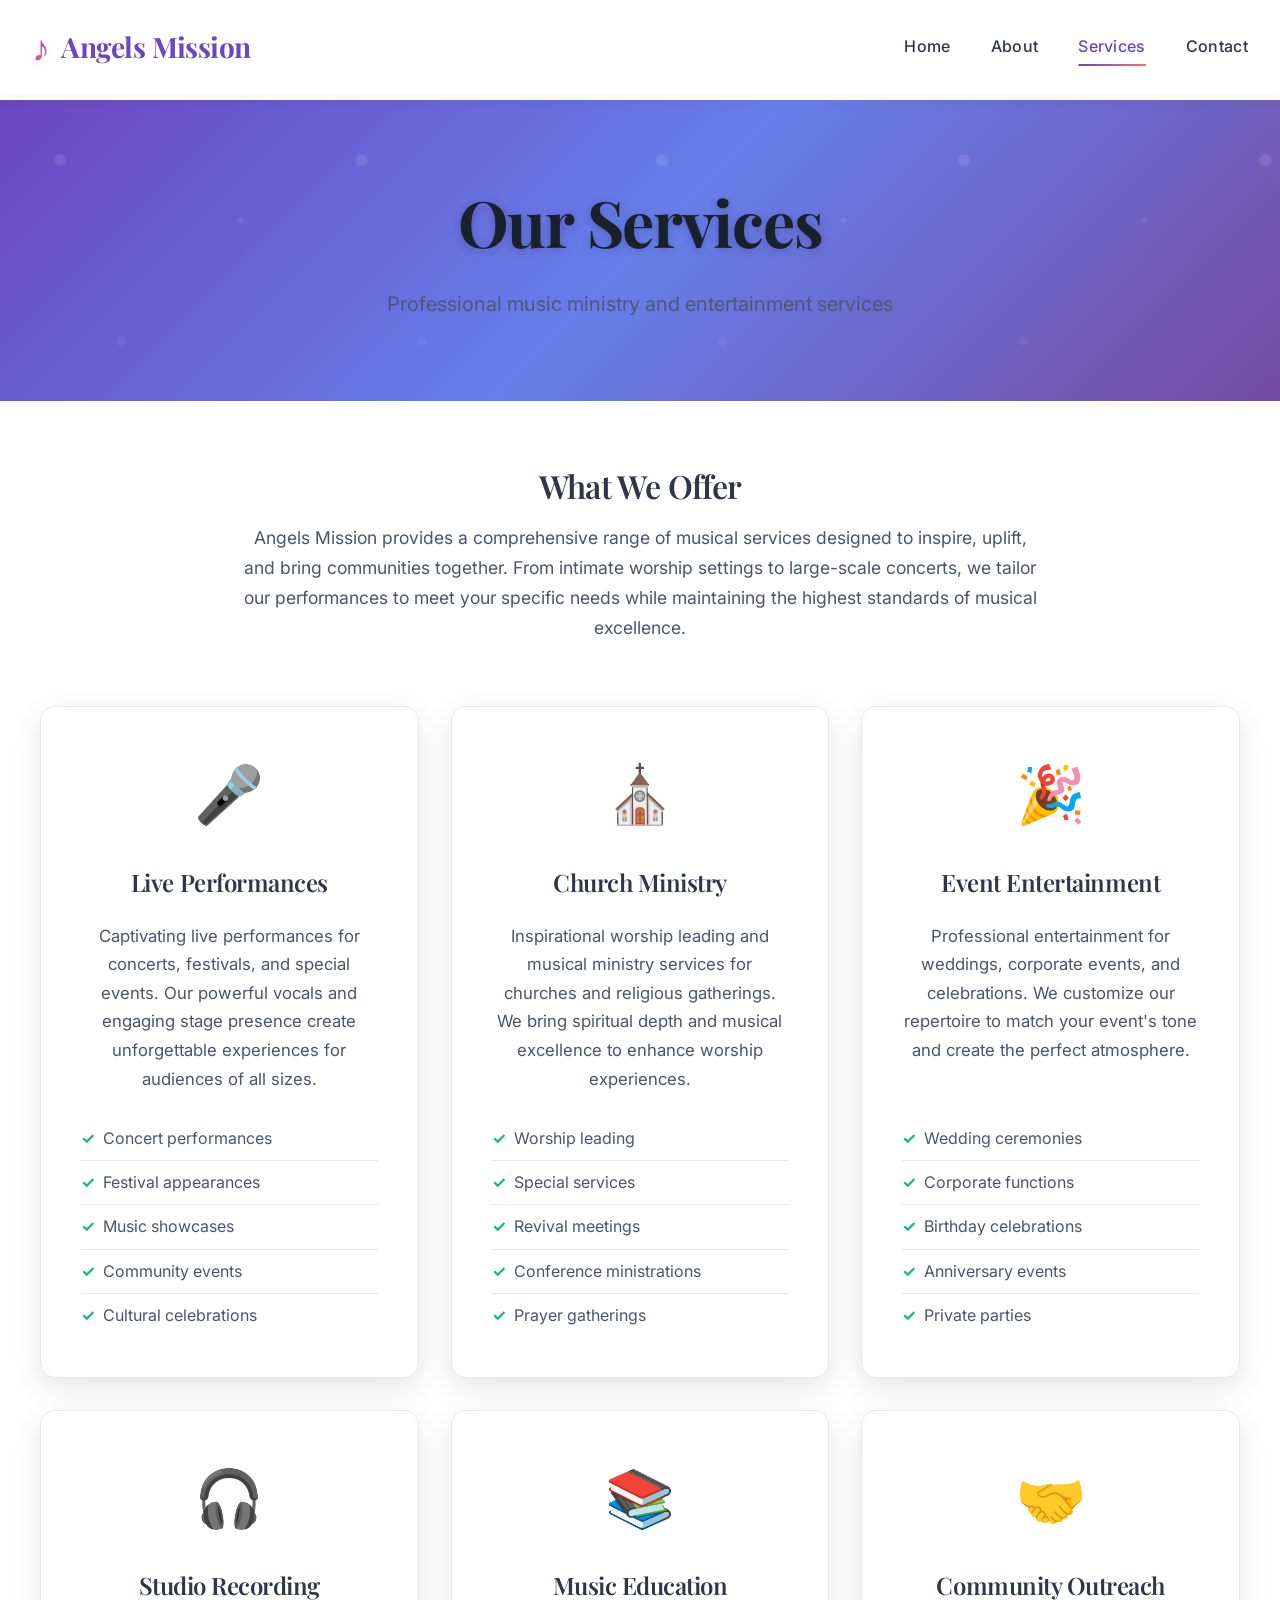
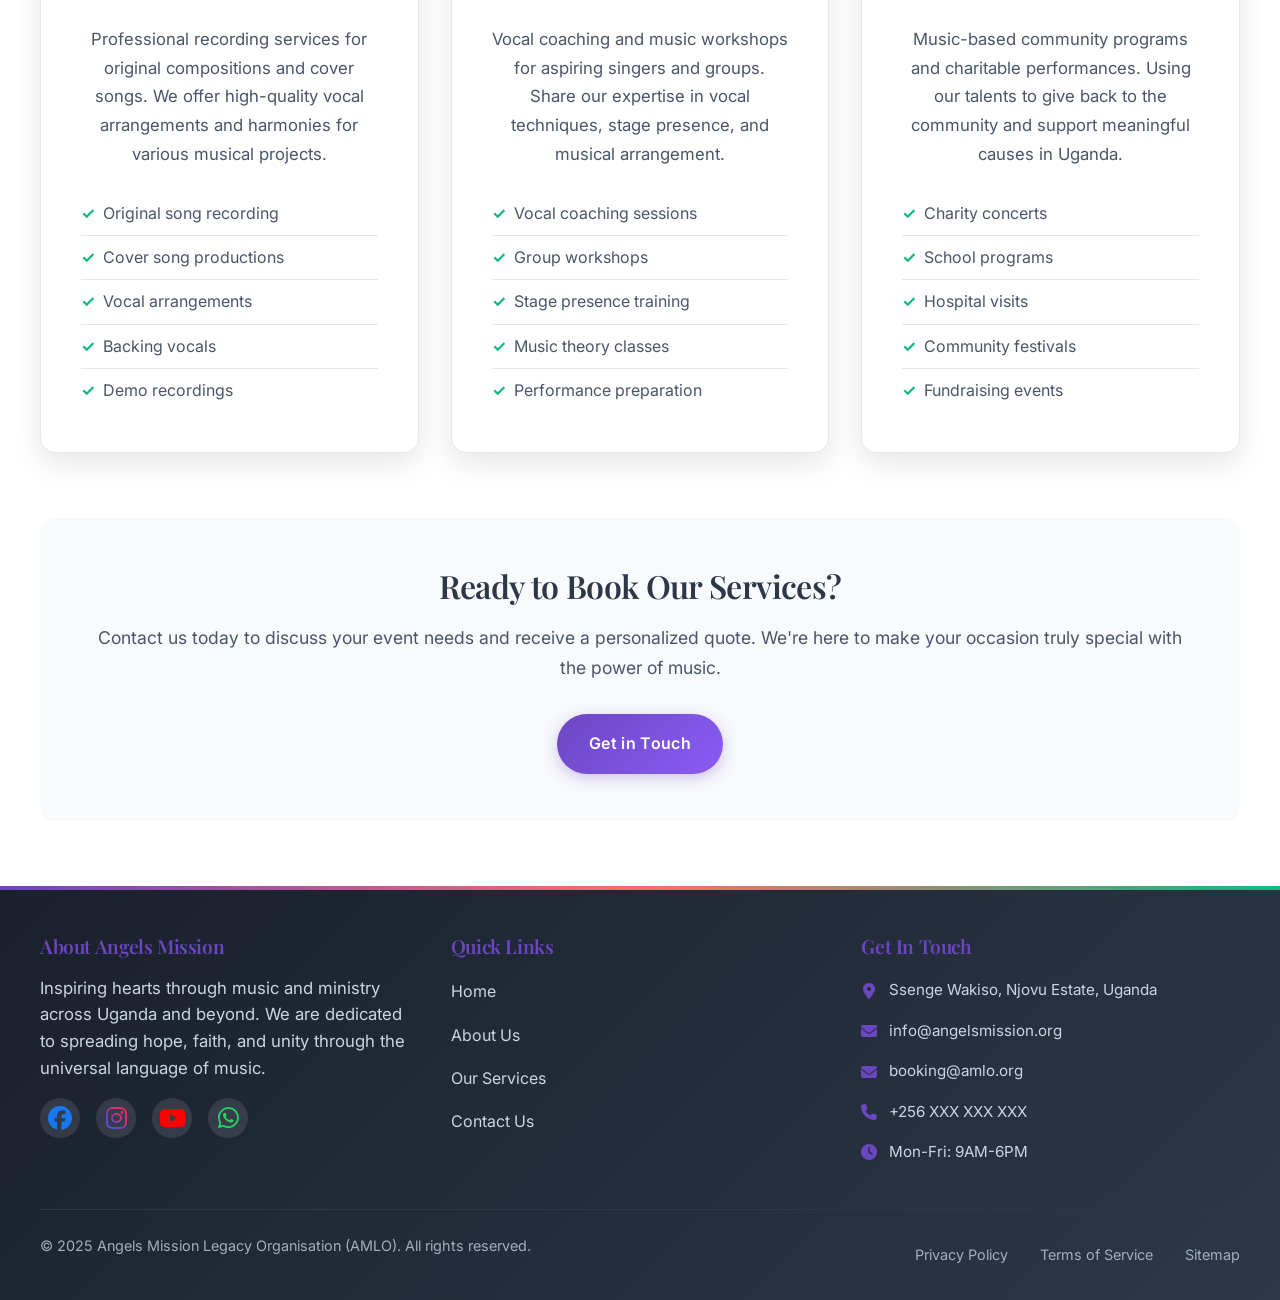
<file: services.html>
<!DOCTYPE html>
<html lang="en">
<head>
    <meta charset="UTF-8">
    <meta name="viewport" content="width=device-width, initial-scale=1.0">
    <title>Services - Angels Mission | AMLO</title>
    <link rel="stylesheet" href="https://cdnjs.cloudflare.com/ajax/libs/font-awesome/6.4.0/css/all.min.css">
    <link rel="stylesheet" href="css/main.css">
    <link rel="stylesheet" href="css/services.css">
</head>
<body>
    <!-- Header -->
    <header class="header">
        <div class="nav-container">
            <a href="index.html" class="logo">Angels Mission</a>
            <nav>
                <ul class="nav-menu" id="navMenu">
                    <li><a href="index.html">Home</a></li>
                    <li><a href="about.html">About</a></li>
                    <li><a href="services.html" class="active">Services</a></li>
                    <li><a href="contact.html">Contact</a></li>
                </ul>
                <button class="mobile-menu-toggle" id="mobileMenuToggle">
                    <i class="fas fa-bars"></i>
                </button>
            </nav>
        </div>
    </header>

    <!-- Main Content -->
    <main class="main-content">
        <!-- Page Header -->
        <section class="page-header">
            <div class="container">
                <h1>Our Services</h1>
                <p>Professional music ministry and entertainment services</p>
            </div>
        </section>

        <!-- Services Introduction -->
        <section class="services-intro">
            <div class="container">
                <h2>What We Offer</h2>
                <p>Angels Mission provides a comprehensive range of musical services designed to inspire, uplift, and bring communities together. From intimate worship settings to large-scale concerts, we tailor our performances to meet your specific needs while maintaining the highest standards of musical excellence.</p>
            </div>
        </section>

        <!-- Services Grid -->
        <section class="services-section">
            <div class="container">
                <div class="services-grid">
                    <div class="service-card">
                        <div class="service-icon">🎤</div>
                        <h3>Live Performances</h3>
                        <p>Captivating live performances for concerts, festivals, and special events. Our powerful vocals and engaging stage presence create unforgettable experiences for audiences of all sizes.</p>
                        <div class="service-features">
                            <ul>
                                <li>Concert performances</li>
                                <li>Festival appearances</li>
                                <li>Music showcases</li>
                                <li>Community events</li>
                                <li>Cultural celebrations</li>
                            </ul>
                        </div>
                    </div>

                    <div class="service-card">
                        <div class="service-icon">⛪</div>
                        <h3>Church Ministry</h3>
                        <p>Inspirational worship leading and musical ministry services for churches and religious gatherings. We bring spiritual depth and musical excellence to enhance worship experiences.</p>
                        <div class="service-features">
                            <ul>
                                <li>Worship leading</li>
                                <li>Special services</li>
                                <li>Revival meetings</li>
                                <li>Conference ministrations</li>
                                <li>Prayer gatherings</li>
                            </ul>
                        </div>
                    </div>

                    <div class="service-card">
                        <div class="service-icon">🎉</div>
                        <h3>Event Entertainment</h3>
                        <p>Professional entertainment for weddings, corporate events, and celebrations. We customize our repertoire to match your event's tone and create the perfect atmosphere.</p>
                        <div class="service-features">
                            <ul>
                                <li>Wedding ceremonies</li>
                                <li>Corporate functions</li>
                                <li>Birthday celebrations</li>
                                <li>Anniversary events</li>
                                <li>Private parties</li>
                            </ul>
                        </div>
                    </div>

                    <div class="service-card">
                        <div class="service-icon">🎧</div>
                        <h3>Studio Recording</h3>
                        <p>Professional recording services for original compositions and cover songs. We offer high-quality vocal arrangements and harmonies for various musical projects.</p>
                        <div class="service-features">
                            <ul>
                                <li>Original song recording</li>
                                <li>Cover song productions</li>
                                <li>Vocal arrangements</li>
                                <li>Backing vocals</li>
                                <li>Demo recordings</li>
                            </ul>
                        </div>
                    </div>

                    <div class="service-card">
                        <div class="service-icon">📚</div>
                        <h3>Music Education</h3>
                        <p>Vocal coaching and music workshops for aspiring singers and groups. Share our expertise in vocal techniques, stage presence, and musical arrangement.</p>
                        <div class="service-features">
                            <ul>
                                <li>Vocal coaching sessions</li>
                                <li>Group workshops</li>
                                <li>Stage presence training</li>
                                <li>Music theory classes</li>
                                <li>Performance preparation</li>
                            </ul>
                        </div>
                    </div>

                    <div class="service-card">
                        <div class="service-icon">🤝</div>
                        <h3>Community Outreach</h3>
                        <p>Music-based community programs and charitable performances. Using our talents to give back to the community and support meaningful causes in Uganda.</p>
                        <div class="service-features">
                            <ul>
                                <li>Charity concerts</li>
                                <li>School programs</li>
                                <li>Hospital visits</li>
                                <li>Community festivals</li>
                                <li>Fundraising events</li>
                            </ul>
                        </div>
                    </div>
                </div>

                <!-- Call to Action -->
                <div class="cta-section">
                    <h2>Ready to Book Our Services?</h2>
                    <p>Contact us today to discuss your event needs and receive a personalized quote. We're here to make your occasion truly special with the power of music.</p>
                    <a href="contact.html" class="btn btn-primary">Get in Touch</a>
                </div>
            </div>
        </section>
    </main>

    <!-- Enhanced Footer -->
    <footer class="footer">
        <div class="container">
            <div class="footer-main">
                <!-- About Section -->
                <div class="footer-section">
                    <h4>About Angels Mission</h4>
                    <p>Inspiring hearts through music and ministry across Uganda and beyond. We are dedicated to spreading hope, faith, and unity through the universal language of music.</p>
                    <div class="social-links">
                        <a href="#" title="Facebook"><i class="fab fa-facebook"></i></a>
                        <a href="#" title="Instagram"><i class="fab fa-instagram"></i></a>
                        <a href="#" title="YouTube"><i class="fab fa-youtube"></i></a>
                        <a href="#" title="WhatsApp"><i class="fab fa-whatsapp"></i></a>
                    </div>
                </div>

                <!-- Quick Links -->
                <div class="footer-section">
                    <h4>Quick Links</h4>
                    <ul>
                        <li><a href="index.html">Home</a></li>
                        <li><a href="about.html">About Us</a></li>
                        <li><a href="services.html">Our Services</a></li>
                        <li><a href="contact.html">Contact Us</a></li>
                    </ul>
                </div>

                <!-- Contact Info -->
                <div class="footer-section">
                    <h4>Get In Touch</h4>
                    <ul class="footer-contact-list">
                        <li><i class="fas fa-map-marker-alt"></i> Ssenge Wakiso, Njovu Estate, Uganda</li>
                        <li><i class="fas fa-envelope"></i> info@angelsmission.org</li>
                        <li><i class="fas fa-envelope"></i> booking@amlo.org</li>
                        <li><i class="fas fa-phone"></i> +256 XXX XXX XXX</li>
                        <li><i class="fas fa-clock"></i> Mon-Fri: 9AM-6PM</li>
                    </ul>
                </div>
            </div>

            <div class="footer-bottom">
                <p>&copy; 2025 Angels Mission Legacy Organisation (AMLO). All rights reserved.</p>
                <div class="footer-links">
                    <a href="#">Privacy Policy</a>
                    <a href="#">Terms of Service</a>
                    <a href="#">Sitemap</a>
                </div>
            </div>
        </div>
    </footer>

    <script>
        // Enhanced Mobile Menu Toggle
        const mobileMenuToggle = document.getElementById('mobileMenuToggle');
        const navMenu = document.getElementById('navMenu');
        const header = document.querySelector('.header');

        mobileMenuToggle.addEventListener('click', function() {
            navMenu.classList.toggle('active');
            
            // Toggle hamburger icon
            const icon = this.querySelector('i');
            if (navMenu.classList.contains('active')) {
                icon.classList.remove('fa-bars');
                icon.classList.add('fa-times');
            } else {
                icon.classList.remove('fa-times');
                icon.classList.add('fa-bars');
            }
        });

        // Close mobile menu when clicking on links
        document.querySelectorAll('.nav-menu a').forEach(link => {
            link.addEventListener('click', function() {
                navMenu.classList.remove('active');
                const icon = mobileMenuToggle.querySelector('i');
                icon.classList.remove('fa-times');
                icon.classList.add('fa-bars');
            });
        });

        // Enhanced Header scroll effect
        window.addEventListener('scroll', function() {
            if (window.scrollY > 50) {
                header.classList.add('scrolled');
            } else {
                header.classList.remove('scrolled');
            }
        });

        // Enhanced Intersection Observer for scroll animations
        const observerOptions = {
            threshold: 0.1,
            rootMargin: '0px 0px -100px 0px'
        };

        const observer = new IntersectionObserver(function(entries) {
            entries.forEach(entry => {
                if (entry.isIntersecting) {
                    entry.target.classList.add('visible');
                }
            });
        }, observerOptions);

        // Add scroll animations to service cards
        document.addEventListener('DOMContentLoaded', function() {
            document.querySelectorAll('.service-card').forEach((card, index) => {
                card.classList.add('scroll-animate');
                card.style.animationDelay = `${index * 0.1}s`;
                observer.observe(card);
            });
        });
    </script>
</body>
</html>
</file>
<file: css/main.css>
/* Import modern fonts */
@import url('https://fonts.googleapis.com/css2?family=Inter:wght@300;400;500;600;700;800;900&family=Playfair+Display:wght@400;500;600;700&display=swap');

/* Modern CSS Reset and Base Styles */
* {
    margin: 0;
    padding: 0;
    box-sizing: border-box;
}

*::before,
*::after {
    box-sizing: border-box;
}

html {
    scroll-behavior: smooth;
    font-size: 16px;
    line-height: 1.15;
    -webkit-text-size-adjust: 100%;
}

body {
    font-family: 'Inter', -apple-system, BlinkMacSystemFont, 'Segoe UI', Roboto, Oxygen, Ubuntu, Cantarell, sans-serif;
    font-weight: 400;
    font-size: 1rem;
    line-height: 1.7;
    color: #1a202c;
    background-color: #ffffff;
    overflow-x: hidden;
    text-rendering: optimizeLegibility;
    -webkit-font-smoothing: antialiased;
    -moz-osx-font-smoothing: grayscale;
}

/* Typography System */
h1, h2, h3, h4, h5, h6 {
    font-family: 'Playfair Display', Georgia, serif;
    font-weight: 600;
    line-height: 1.3;
    color: #1a202c;
    margin-bottom: 0.5em;
    letter-spacing: -0.02em;
}

h1 { font-size: clamp(2.5rem, 5vw, 4rem); font-weight: 700; }
h2 { font-size: clamp(2rem, 4vw, 3rem); }
h3 { font-size: clamp(1.5rem, 3vw, 2.25rem); }
h4 { font-size: clamp(1.25rem, 2.5vw, 1.75rem); }
h5 { font-size: clamp(1.125rem, 2vw, 1.5rem); }
h6 { font-size: clamp(1rem, 1.5vw, 1.25rem); }

p {
    margin-bottom: 1.25em;
    font-size: 1.05rem;
    line-height: 1.7;
    color: #4a5568;
}

.lead {
    font-size: 1.25rem;
    font-weight: 500;
    line-height: 1.6;
    color: #2d3748;
    margin-bottom: 1.5rem;
}

/* Enhanced Visual Hierarchy */
.section-title {
    font-size: clamp(2rem, 4vw, 2.75rem);
    font-weight: 700;
    color: #1a202c;
    text-align: center;
    margin-bottom: 1.5rem;
    position: relative;
}

.section-subtitle {
    font-size: 1.2rem;
    color: #4a5568;
    text-align: center;
    max-width: 600px;
    margin: 0 auto 3rem;
    line-height: 1.6;
}

/* Enhanced Header & Navigation */
.header {
    position: fixed;
    top: 0;
    width: 100%;
    background: rgba(255, 255, 255, 0.98);
    backdrop-filter: blur(20px);
    border-bottom: 1px solid rgba(255, 255, 255, 0.2);
    box-shadow: 0 1px 20px rgba(0, 0, 0, 0.05);
    z-index: 1000;
    padding: 1rem 0;
    transition: all 0.4s cubic-bezier(0.4, 0, 0.2, 1);
}

.header.scrolled {
    background: rgba(255, 255, 255, 0.98);
    box-shadow: 0 4px 30px rgba(0, 0, 0, 0.1);
    padding: 0.75rem 0;
}

.nav-container {
    max-width: 1400px;
    margin: 0 auto;
    padding: 0 2rem;
    display: flex;
    justify-content: space-between;
    align-items: center;
}

.logo {
    font-family: 'Playfair Display', serif;
    font-size: 1.75rem;
    font-weight: 700;
    color: #6B46C1;
    text-decoration: none;
    display: flex;
    align-items: center;
    gap: 0.75rem;
    transition: all 0.3s ease;
    letter-spacing: -0.02em;
}

.logo:hover {
    transform: translateY(-1px);
}

.logo::before {
    content: "♪";
    font-size: 2.25rem;
    background: linear-gradient(135deg, #6B46C1, #FF6B6B);
    -webkit-background-clip: text;
    -webkit-text-fill-color: transparent;
    background-clip: text;
    animation: musical-pulse 3s ease-in-out infinite;
    filter: drop-shadow(0 2px 4px rgba(107, 70, 193, 0.2));
}

.nav-menu {
    display: flex;
    list-style: none;
    gap: 2.5rem;
    align-items: center;
}

.nav-menu li {
    position: relative;
}

.nav-menu a {
    text-decoration: none;
    color: #2d3748;
    font-weight: 500;
    font-size: 1rem;
    letter-spacing: 0.02em;
    transition: all 0.3s cubic-bezier(0.4, 0, 0.2, 1);
    position: relative;
    padding: 0.5rem 0;
}

.nav-menu a::before {
    content: '';
    position: absolute;
    width: 0;
    height: 2px;
    bottom: -2px;
    left: 50%;
    background: linear-gradient(90deg, #6B46C1, #FF6B6B);
    transition: all 0.4s cubic-bezier(0.4, 0, 0.2, 1);
    transform: translateX(-50%);
    border-radius: 2px;
}

.nav-menu a:hover,
.nav-menu a.active {
    color: #6B46C1;
    transform: translateY(-1px);
}

.nav-menu a:hover::before,
.nav-menu a.active::before {
    width: 100%;
}

/* Mobile Menu Toggle */
.mobile-menu-toggle {
    display: none;
    background: none;
    border: none;
    font-size: 1.5rem;
    color: #2d3748;
    cursor: pointer;
    padding: 0.5rem;
    transition: all 0.3s ease;
}

.mobile-menu-toggle:hover {
    color: #6B46C1;
    transform: scale(1.1);
}

/* Enhanced Container and Layout */
.container {
    max-width: 1400px;
    margin: 0 auto;
    padding: 0 2rem;
    position: relative;
}

.main-content {
    padding-top: 100px;
    min-height: calc(100vh - 200px);
}

/* Enhanced Page Headers */
.page-header {
    text-align: center;
    padding: 5rem 0;
    background: linear-gradient(135deg, #6B46C1 0%, #667eea 50%, #764ba2 100%);
    color: white;
    margin-bottom: 4rem;
    position: relative;
    overflow: hidden;
}

.page-header::before {
    content: '';
    position: absolute;
    top: 0;
    left: 0;
    right: 0;
    bottom: 0;
    background: url('data:image/svg+xml,<svg xmlns="http://www.w3.org/2000/svg" viewBox="0 0 100 100"><circle cx="20" cy="20" r="2" fill="rgba(255,255,255,0.1)"/><circle cx="80" cy="40" r="1" fill="rgba(255,255,255,0.08)"/><circle cx="40" cy="80" r="1.5" fill="rgba(255,255,255,0.06)"/></svg>') repeat;
    animation: floating-particles 20s linear infinite;
}

.page-header .container {
    position: relative;
    z-index: 2;
}

.page-header h1 {
    font-size: clamp(2.5rem, 5vw, 4rem);
    font-weight: 700;
    margin-bottom: 1.5rem;
    letter-spacing: -0.02em;
    text-shadow: 0 2px 10px rgba(0, 0, 0, 0.2);
}

.page-header p {
    font-size: 1.25rem;
    opacity: 0.9;
    max-width: 600px;
    margin: 0 auto;
    font-weight: 400;
}

/* Modern Button System */
.btn {
    display: inline-flex;
    align-items: center;
    justify-content: center;
    gap: 0.5rem;
    padding: 1rem 2rem;
    border: none;
    border-radius: 50px;
    font-family: 'Inter', sans-serif;
    font-size: 1rem;
    font-weight: 600;
    text-decoration: none;
    cursor: pointer;
    transition: all 0.4s cubic-bezier(0.4, 0, 0.2, 1);
    position: relative;
    overflow: hidden;
    letter-spacing: 0.02em;
    white-space: nowrap;
}

.btn::before {
    content: '';
    position: absolute;
    top: 0;
    left: -100%;
    width: 100%;
    height: 100%;
    background: linear-gradient(90deg, transparent, rgba(255, 255, 255, 0.2), transparent);
    transition: left 0.6s ease;
}

.btn:hover::before {
    left: 100%;
}

.btn-primary {
    background: linear-gradient(135deg, #6B46C1, #8B5CF6);
    color: white;
    box-shadow: 0 4px 15px rgba(107, 70, 193, 0.3);
}

.btn-primary:hover {
    background: linear-gradient(135deg, #553C9A, #7C3AED);
    transform: translateY(-2px);
    box-shadow: 0 8px 25px rgba(107, 70, 193, 0.4);
}

.btn-secondary {
    background: transparent;
    color: white;
    border: 2px solid rgba(255, 255, 255, 0.8);
    backdrop-filter: blur(10px);
}

.btn-secondary:hover {
    background: rgba(255, 255, 255, 0.1);
    border-color: white;
    transform: translateY(-2px);
    box-shadow: 0 8px 25px rgba(255, 255, 255, 0.2);
}

.btn-outline {
    background: transparent;
    color: #6B46C1;
    border: 2px solid #6B46C1;
}

.btn-outline:hover {
    background: #6B46C1;
    color: white;
    transform: translateY(-2px);
    box-shadow: 0 8px 25px rgba(107, 70, 193, 0.3);
}

/* Button Sizes */
.btn-sm {
    padding: 0.75rem 1.5rem;
    font-size: 0.9rem;
}

.btn-lg {
    padding: 1.25rem 2.5rem;
    font-size: 1.125rem;
}

/* Enhanced Footer */
.footer {
    background: linear-gradient(135deg, #1A202C 0%, #2D3748 100%);
    color: white;
    padding: 3rem 0 1.5rem 0;
    position: relative;
}

.footer::before {
    content: '';
    position: absolute;
    top: 0;
    left: 0;
    right: 0;
    height: 4px;
    background: linear-gradient(90deg, #6B46C1, #FF6B6B, #10B981);
}

.footer-main {
    display: grid;
    grid-template-columns: 1fr 1fr 1fr;
    gap: 2rem;
    margin-bottom: 2rem;
}

.footer-section h4 {
    color: #6B46C1;
    margin-bottom: 1rem;
    font-size: 1.2rem;
    font-weight: 600;
}

.footer-section p,
.footer-section li {
    color: #CBD5E0;
    line-height: 1.6;
    margin-bottom: 0.5rem;
}

.footer-section ul {
    list-style: none;
    padding: 0;
}

.footer-section ul li {
    padding: 0.3rem 0;
    transition: color 0.3s ease;
}

.footer-section ul li:hover {
    color: #FF6B6B;
    cursor: pointer;
}

.footer-section a {
    color: #CBD5E0;
    text-decoration: none;
    transition: color 0.3s ease;
}

.footer-section a:hover {
    color: #FF6B6B;
}

.contact-info {
    display: flex;
    align-items: center;
    gap: 0.5rem;
    margin-bottom: 0.8rem;
    font-size: 0.95rem;
}

.contact-info .icon {
    color: #6B46C1;
    font-size: 1.1rem;
    width: 20px;
    display: flex;
    align-items: center;
    justify-content: center;
}

.social-links {
    display: flex;
    gap: 1rem;
    margin-top: 1rem;
}

.social-links a {
    font-size: 1.5rem;
    transition: all 0.3s ease;
    width: 40px;
    height: 40px;
    border-radius: 50%;
    display: flex;
    align-items: center;
    justify-content: center;
    background: rgba(255,255,255,0.1);
    text-decoration: none;
}

.social-links a:hover {
    transform: translateY(-3px);
    box-shadow: 0 5px 15px rgba(0,0,0,0.3);
}

.social-links a i {
    transition: all 0.3s ease;
}

/* Facebook - Blue by default */
.social-links a i.fa-facebook {
    color: #1877F2;
}

.social-links a:hover i.fa-facebook {
    color: #1565C0;
}

/* Instagram - Gradient by default */
.social-links a i.fa-instagram {
    background: linear-gradient(45deg, #405DE6, #5851DB, #833AB4, #C13584, #E1306C, #FD1D1D);
    -webkit-background-clip: text;
    -webkit-text-fill-color: transparent;
    background-clip: text;
}

.social-links a:hover i.fa-instagram {
    background: linear-gradient(45deg, #304FC7, #4942C2, #7431A5, #B42765, #D41F5D, #E40E0E);
    -webkit-background-clip: text;
    -webkit-text-fill-color: transparent;
    background-clip: text;
}

/* YouTube - Red by default */
.social-links a i.fa-youtube {
    color: #FF0000;
}

.social-links a:hover i.fa-youtube {
    color: #CC0000;
}

/* WhatsApp - Green by default */
.social-links a i.fa-whatsapp {
    color: #25D366;
}

.social-links a:hover i.fa-whatsapp {
    color: #1DA851;
}

.footer-bottom {
    border-top: 1px solid #2D3748;
    padding-top: 1.5rem;
    display: flex;
    justify-content: space-between;
    align-items: center;
    flex-wrap: wrap;
    gap: 1rem;
}

.footer-bottom p {
    color: #A0AEC0;
    font-size: 0.9rem;
}

.footer-links {
    display: flex;
    gap: 2rem;
    flex-wrap: wrap;
}

.footer-links a {
    color: #A0AEC0;
    text-decoration: none;
    font-size: 0.9rem;
    transition: color 0.3s ease;
}

.footer-links a:hover {
    color: #6B46C1;
}

/* Footer Contact List */
.footer-contact-list {
    list-style: none;
    padding: 0;
    margin: 0;
}

.footer-contact-list li {
    display: flex;
    align-items: center;
    gap: 0.75rem;
    padding: 0.5rem 0;
    color: #CBD5E0;
    font-size: 0.95rem;
    line-height: 1.5;
    transition: color 0.3s ease;
}

.footer-contact-list li:hover {
    color: #FF6B6B;
}

.footer-contact-list li i {
    color: #6B46C1;
    font-size: 1rem;
    width: 16px;
    display: flex;
    align-items: center;
    justify-content: center;
    flex-shrink: 0;
}

/* Footer Responsive */
@media (max-width: 768px) {
    .footer-main {
        grid-template-columns: 1fr;
        gap: 2rem;
        text-align: center;
    }
    
    .footer-bottom {
        flex-direction: column;
        text-align: center;
        gap: 1rem;
    }
    
    .social-links {
        justify-content: center;
    }
}

/* Common form styles */
.form-group {
    margin-bottom: 1.5rem;
}

.form-group label {
    display: block;
    margin-bottom: 0.5rem;
    font-weight: 500;
    color: #2D3748;
}

.form-group input,
.form-group textarea,
.form-group select {
    width: 100%;
    padding: 1rem;
    border: 2px solid #e2e8f0;
    border-radius: 10px;
    background: #f8fafc;
    color: #333;
    font-size: 1rem;
    transition: border-color 0.3s ease, background 0.3s ease;
}

.form-group input:focus,
.form-group textarea:focus,
.form-group select:focus {
    outline: none;
    border-color: #6B46C1;
    background: white;
}

.form-group textarea {
    height: 120px;
    resize: vertical;
}

/* Enhanced Animation System */
@keyframes musical-pulse {
    0%, 100% { 
        transform: scale(1) rotate(0deg);
        filter: drop-shadow(0 2px 4px rgba(107, 70, 193, 0.2));
    }
    25% { 
        transform: scale(1.05) rotate(-2deg);
        filter: drop-shadow(0 4px 8px rgba(107, 70, 193, 0.3));
    }
    50% { 
        transform: scale(1.1) rotate(0deg);
        filter: drop-shadow(0 6px 12px rgba(107, 70, 193, 0.4));
    }
    75% { 
        transform: scale(1.05) rotate(2deg);
        filter: drop-shadow(0 4px 8px rgba(107, 70, 193, 0.3));
    }
}

@keyframes floating-particles {
    0% { transform: translateX(-50px) translateY(-10px); }
    50% { transform: translateX(50px) translateY(10px); }
    100% { transform: translateX(-50px) translateY(-10px); }
}

@keyframes fadeInUp {
    from {
        opacity: 0;
        transform: translateY(40px);
    }
    to {
        opacity: 1;
        transform: translateY(0);
    }
}

@keyframes fadeInLeft {
    from {
        opacity: 0;
        transform: translateX(-40px);
    }
    to {
        opacity: 1;
        transform: translateX(0);
    }
}

@keyframes fadeInRight {
    from {
        opacity: 0;
        transform: translateX(40px);
    }
    to {
        opacity: 1;
        transform: translateX(0);
    }
}

@keyframes scaleIn {
    from {
        opacity: 0;
        transform: scale(0.8);
    }
    to {
        opacity: 1;
        transform: scale(1);
    }
}

@keyframes shimmer {
    0% { background-position: -200% 0; }
    100% { background-position: 200% 0; }
}

/* Animation Utility Classes */
.animate-fade-in-up {
    animation: fadeInUp 0.8s ease-out forwards;
}

.animate-fade-in-left {
    animation: fadeInLeft 0.8s ease-out forwards;
}

.animate-fade-in-right {
    animation: fadeInRight 0.8s ease-out forwards;
}

.animate-scale-in {
    animation: scaleIn 0.6s ease-out forwards;
}

.animate-delay-1 { animation-delay: 0.1s; }
.animate-delay-2 { animation-delay: 0.2s; }
.animate-delay-3 { animation-delay: 0.3s; }
.animate-delay-4 { animation-delay: 0.4s; }

/* Scroll Animations */
.scroll-animate {
    opacity: 0;
    transform: translateY(30px);
    transition: all 0.8s cubic-bezier(0.4, 0, 0.2, 1);
}

.scroll-animate.visible {
    opacity: 1;
    transform: translateY(0);
}

/* Enhanced Responsive Design */

/* Large Desktop */
@media (min-width: 1400px) {
    .container {
        max-width: 1400px;
        padding: 0 3rem;
    }
}

/* Desktop */
@media (min-width: 1024px) {
    .container {
        padding: 0 2.5rem;
    }
}

/* Tablet */
@media (max-width: 1024px) {
    .container {
        padding: 0 2rem;
    }
    
    h1 { font-size: clamp(2rem, 4vw, 3rem); }
    h2 { font-size: clamp(1.75rem, 3.5vw, 2.5rem); }
    
    .nav-menu {
        gap: 2rem;
    }
    
    .btn {
        padding: 0.875rem 1.75rem;
        font-size: 0.95rem;
    }
}

/* Mobile Large */
@media (max-width: 768px) {
    .mobile-menu-toggle {
        display: block;
    }
    
    .nav-menu {
        position: fixed;
        top: 100%;
        left: 0;
        width: 100%;
        background: rgba(255, 255, 255, 0.98);
        backdrop-filter: blur(20px);
        border-top: 1px solid rgba(0, 0, 0, 0.1);
        box-shadow: 0 10px 40px rgba(0, 0, 0, 0.1);
        flex-direction: column;
        gap: 0;
        transform: translateY(-100vh);
        transition: transform 0.4s cubic-bezier(0.4, 0, 0.2, 1);
        z-index: -1;
    }
    
    .nav-menu.active {
        transform: translateY(0);
    }
    
    .nav-menu li {
        width: 100%;
        text-align: center;
        border-bottom: 1px solid rgba(0, 0, 0, 0.05);
    }
    
    .nav-menu a {
        display: block;
        padding: 1.25rem 2rem;
        font-size: 1.1rem;
    }
    
    .container {
        padding: 0 1.5rem;
    }
    
    .main-content {
        padding-top: 90px;
    }
    
    .page-header {
        padding: 3rem 0;
    }
    
    .btn {
        padding: 1rem 1.5rem;
        font-size: 0.95rem;
        width: 100%;
        max-width: 300px;
        margin: 0.5rem auto;
        display: flex;
    }
    
    .btn-lg {
        padding: 1.125rem 2rem;
    }
}

/* Mobile Small */
@media (max-width: 480px) {
    .container {
        padding: 0 1rem;
    }
    
    .logo {
        font-size: 1.5rem;
    }
    
    .logo::before {
        font-size: 1.8rem;
    }
    
    .nav-container {
        padding: 0 1rem;
    }
    
    .page-header {
        padding: 2.5rem 0;
    }
    
    h1 { font-size: clamp(1.75rem, 6vw, 2.5rem); }
    h2 { font-size: clamp(1.5rem, 5vw, 2rem); }
    
    p {
        font-size: 1rem;
    }
    
    .btn {
        padding: 0.875rem 1.25rem;
        font-size: 0.9rem;
    }
}

/* Touch Device Optimizations */
@media (hover: none) and (pointer: coarse) {
    .btn:hover {
        transform: none;
    }
    
    .btn:active {
        transform: scale(0.98);
    }
    
    .nav-menu a:hover {
        transform: none;
    }
    
    .nav-menu a:active {
        background: rgba(107, 70, 193, 0.1);
    }
}

/* High DPI Displays */
@media (-webkit-min-device-pixel-ratio: 2), (min-resolution: 192dpi) {
    .logo::before {
        filter: drop-shadow(0 1px 2px rgba(107, 70, 193, 0.3));
    }
}

/* Reduced Motion Preferences */
@media (prefers-reduced-motion: reduce) {
    *,
    *::before,
    *::after {
        animation-duration: 0.01ms !important;
        animation-iteration-count: 1 !important;
        transition-duration: 0.01ms !important;
    }
    
    .scroll-animate {
        animation: none;
        opacity: 1;
        transform: none;
    }
}

/* Custom Scrollbar */
::-webkit-scrollbar {
    width: 8px;
}

::-webkit-scrollbar-track {
    background: #f8fafc;
}

::-webkit-scrollbar-thumb {
    background: linear-gradient(135deg, #6B46C1, #8B5CF6);
    border-radius: 10px;
}

::-webkit-scrollbar-thumb:hover {
    background: linear-gradient(135deg, #553C9A, #7C3AED);
}
</file>
<file: css/index.css>
/* Homepage specific styles */

/* Enhanced Hero Section */
.hero {
    height: 100vh;
    background: 
        linear-gradient(135deg, rgba(107, 70, 193, 0.7) 0%, rgba(139, 92, 246, 0.6) 50%, rgba(255, 107, 107, 0.5) 100%), 
        url('../assets/picture1.png') center/cover no-repeat;
    display: flex;
    align-items: center;
    justify-content: center;
    text-align: center;
    color: white;
    position: relative;
    overflow: hidden;
    background-attachment: fixed;
}

.hero::before {
    content: '';
    position: absolute;
    width: 100%;
    height: 100%;
    background: url('data:image/svg+xml,<svg xmlns="http://www.w3.org/2000/svg" viewBox="0 0 100 100"><circle cx="20" cy="20" r="2" fill="rgba(255,255,255,0.1)"/><circle cx="80" cy="40" r="1.5" fill="rgba(255,255,255,0.08)"/><circle cx="40" cy="80" r="1" fill="rgba(255,255,255,0.06)"/><circle cx="60" cy="10" r="1.2" fill="rgba(255,255,255,0.07)"/></svg>') repeat;
    animation: floating-particles 25s infinite linear;
    pointer-events: none;
}

.hero::after {
    content: '';
    position: absolute;
    bottom: 0;
    left: 0;
    right: 0;
    height: 100px;
    background: linear-gradient(transparent, rgba(255, 255, 255, 0.1));
    pointer-events: none;
}

.hero-content {
    max-width: 900px;
    padding: 2rem;
    z-index: 2;
    position: relative;
}

.hero h1 {
    font-family: 'Playfair Display', serif;
    font-size: clamp(2.5rem, 6vw, 4.5rem);
    font-weight: 700;
    color: #ffffff;
    margin-bottom: 1.5rem;
    text-shadow: 0 4px 20px rgba(0, 0, 0, 0.3);
    letter-spacing: -0.02em;
    line-height: 1.2;
    animation: fadeInUp 1.2s cubic-bezier(0.4, 0, 0.2, 1) forwards;
    opacity: 0;
}

.hero .subtitle {
    font-size: clamp(1.2rem, 3vw, 1.75rem);
    font-weight: 500;
    color: #ffffff;
    margin-bottom: 0.75rem;
    opacity: 0;
    text-shadow: 0 2px 10px rgba(0, 0, 0, 0.3);
    animation: fadeInUp 1.2s cubic-bezier(0.4, 0, 0.2, 1) 0.2s forwards;
}

.hero .tagline {
    font-size: clamp(1rem, 2.5vw, 1.35rem);
    font-weight: 400;
    color: #ffffff;
    margin-bottom: 2.5rem;
    opacity: 0;
    max-width: 700px;
    margin-left: auto;
    margin-right: auto;
    text-shadow: 0 2px 10px rgba(0, 0, 0, 0.2);
    line-height: 1.6;
    animation: fadeInUp 1.2s cubic-bezier(0.4, 0, 0.2, 1) 0.4s forwards;
}

.hero .location {
    font-size: clamp(0.9rem, 2vw, 1.1rem);
    font-weight: 500;
    color: #ffffff;
    opacity: 0;
    margin-bottom: 3rem;
    display: flex;
    align-items: center;
    justify-content: center;
    gap: 0.5rem;
    text-shadow: 0 2px 8px rgba(0, 0, 0, 0.2);
    animation: fadeInUp 1.2s cubic-bezier(0.4, 0, 0.2, 1) 0.6s forwards;
}

.hero .location i {
    color: #FF6B6B;
    font-size: 1.2em;
    filter: drop-shadow(0 2px 4px rgba(0, 0, 0, 0.3));
}

.cta-buttons {
    display: flex;
    gap: 1.5rem;
    justify-content: center;
    flex-wrap: wrap;
    opacity: 0;
    animation: fadeInUp 1.2s cubic-bezier(0.4, 0, 0.2, 1) 0.8s forwards;
}

.cta-buttons .btn {
    min-width: 200px;
    font-size: 1.1rem;
    padding: 1.25rem 2.5rem;
    box-shadow: 0 8px 25px rgba(0, 0, 0, 0.3);
    backdrop-filter: blur(10px);
    transition: all 0.4s cubic-bezier(0.4, 0, 0.2, 1);
}

.cta-buttons .btn:hover {
    transform: translateY(-3px) scale(1.02);
    box-shadow: 0 15px 35px rgba(0, 0, 0, 0.4);
}

/* Home page specific button style */
.btn-primary.hero-btn {
    background: #FF6B6B;
}

/* Enhanced About Section */
.about {
    padding: 6rem 0;
    background: linear-gradient(135deg, #f8fafc 0%, #ffffff 100%);
    position: relative;
    overflow: hidden;
}

.about::before {
    content: '';
    position: absolute;
    top: 0;
    left: 0;
    right: 0;
    bottom: 0;
    background: url('data:image/svg+xml,<svg xmlns="http://www.w3.org/2000/svg" viewBox="0 0 100 100"><circle cx="10" cy="10" r="1" fill="rgba(107, 70, 193, 0.03)"/><circle cx="90" cy="30" r="0.8" fill="rgba(255, 107, 107, 0.03)"/><circle cx="30" cy="90" r="1.2" fill="rgba(107, 70, 193, 0.02)"/></svg>') repeat;
    pointer-events: none;
}

.about .container {
    position: relative;
    z-index: 1;
}

.section-title {
    text-align: center;
    font-size: clamp(2rem, 4vw, 2.75rem);
    font-family: 'Playfair Display', serif;
    font-weight: 700;
    margin-bottom: 4rem;
    color: #1a202c;
    position: relative;
    letter-spacing: -0.02em;
}

.section-title::after {
    content: '';
    width: 100px;
    height: 4px;
    background: linear-gradient(90deg, #6B46C1, #FF6B6B);
    position: absolute;
    bottom: -15px;
    left: 50%;
    transform: translateX(-50%);
    border-radius: 2px;
    box-shadow: 0 2px 10px rgba(107, 70, 193, 0.3);
}

/* Home Page About Overview */
.about-overview {
    display: grid;
    grid-template-columns: 1fr 1fr;
    gap: 4rem;
    align-items: center;
}

.overview-content h3 {
    color: #2D3748;
    font-size: 1.8rem;
    margin-bottom: 1rem;
}

.overview-content .lead {
    font-size: 1.2rem;
    color: #4A5568;
    line-height: 1.6;
    margin-bottom: 2.5rem;
    font-weight: 500;
}

.highlights-grid {
    display: grid;
    grid-template-columns: 1fr 1fr;
    gap: 1.5rem;
    margin-bottom: 2.5rem;
}

.highlight-item {
    background: white;
    padding: 1.5rem;
    border-radius: 12px;
    text-align: center;
    box-shadow: 0 4px 15px rgba(0,0,0,0.08);
    transition: transform 0.3s ease, box-shadow 0.3s ease;
}

.highlight-item:hover {
    transform: translateY(-3px);
    box-shadow: 0 8px 25px rgba(0,0,0,0.12);
}

.highlight-icon {
    font-size: 2rem;
    margin-bottom: 0.8rem;
}

.highlight-item h4 {
    color: #2D3748;
    font-size: 1rem;
    margin-bottom: 0.5rem;
    font-weight: 600;
}

.highlight-item p {
    color: #4A5568;
    font-size: 0.9rem;
    line-height: 1.4;
}

.cta-section {
    text-align: center;
    padding: 2rem;
    background: linear-gradient(135deg, rgba(107, 70, 193, 0.05), rgba(255, 107, 107, 0.05));
    border-radius: 15px;
    border: 1px solid rgba(107, 70, 193, 0.1);
}

.cta-text {
    color: #2D3748;
    font-size: 1.1rem;
    margin-bottom: 1.5rem;
    font-weight: 500;
}

.overview-images {
    display: flex;
    gap: 1rem;
    height: 100%;
}

.main-image {
    flex: 2;
}

.featured-photo {
    width: 100%;
    height: 400px;
    object-fit: cover;
    border-radius: 15px;
    box-shadow: 0 10px 30px rgba(0,0,0,0.2);
}

.side-images {
    flex: 1;
    display: flex;
    flex-direction: column;
    gap: 1rem;
}

.side-photo {
    width: 100%;
    height: 192px;
    object-fit: cover;
    border-radius: 15px;
    box-shadow: 0 8px 20px rgba(0,0,0,0.15);
}

/* Services Section */
.services {
    padding: 5rem 0;
    background: white;
}

.services-grid {
    display: grid;
    grid-template-columns: repeat(auto-fit, minmax(300px, 1fr));
    gap: 2rem;
    margin-top: 3rem;
}

.service-card {
    background: white;
    padding: 2rem;
    border-radius: 15px;
    text-align: center;
    box-shadow: 0 10px 30px rgba(0,0,0,0.1);
    transition: transform 0.3s ease, box-shadow 0.3s ease;
    border: 1px solid #e2e8f0;
}

.service-card:hover {
    transform: translateY(-10px);
    box-shadow: 0 20px 40px rgba(0,0,0,0.15);
}

.service-icon {
    font-size: 3rem;
    margin-bottom: 1rem;
    color: #6B46C1;
}

.service-card h3 {
    margin-bottom: 1rem;
    color: #2D3748;
    font-size: 1.3rem;
}

.service-card p {
    color: #4A5568;
    line-height: 1.6;
}

/* Contact Section */
.contact {
    padding: 3rem 0;
    background: linear-gradient(135deg, #1A202C 0%, #2D3748 50%, #4A5568 100%);
    color: white;
    position: relative;
    overflow: hidden;
}

.contact::before {
    content: '';
    position: absolute;
    top: 0;
    left: 0;
    right: 0;
    bottom: 0;
    background: url('data:image/svg+xml,<svg xmlns="http://www.w3.org/2000/svg" viewBox="0 0 100 100"><circle cx="20" cy="20" r="2" fill="rgba(255,255,255,0.05)"/><circle cx="80" cy="40" r="1" fill="rgba(255,255,255,0.03)"/><circle cx="40" cy="80" r="1.5" fill="rgba(255,255,255,0.04)"/></svg>') repeat;
    pointer-events: none;
}

.contact .container {
    position: relative;
    z-index: 1;
}

.contact-grid {
    display: grid;
    grid-template-columns: 1fr 1fr;
    gap: 2rem;
    margin-top: 2rem;
}

.contact-info {
    background: rgba(255,255,255,0.08);
    padding: 2rem;
    border-radius: 15px;
    backdrop-filter: blur(15px);
    border: 1px solid rgba(255,255,255,0.1);
    box-shadow: 0 8px 20px rgba(0,0,0,0.2);
    position: relative;
    display: flex;
    justify-content: center;
    align-items: center;
}

.contact-info::before {
    content: '';
    position: absolute;
    top: 0;
    left: 0;
    right: 0;
    height: 3px;
    background: linear-gradient(90deg, #FF6B6B, #6B46C1, #10B981);
    border-radius: 15px 15px 0 0;
}

.contact-items-grid {
    display: grid;
    grid-template-columns: 1fr 1fr;
    grid-template-rows: 1fr 1fr;
    gap: 1rem;
    max-width: 400px;
    width: 100%;
}

.contact-item {
    display: flex;
    flex-direction: column;
    align-items: center;
    justify-content: center;
    text-align: center;
    padding: 1.5rem 1rem;
    background: linear-gradient(135deg, rgba(255,255,255,0.08) 0%, rgba(255,255,255,0.03) 100%);
    border-radius: 12px;
    transition: all 0.3s ease;
    border: 1px solid rgba(255,255,255,0.05);
    position: relative;
    overflow: hidden;
    min-height: 120px;
    aspect-ratio: 1;
}

.contact-item::before {
    content: '';
    position: absolute;
    left: 0;
    top: 0;
    bottom: 0;
    width: 3px;
    background: linear-gradient(180deg, #FF6B6B, #6B46C1);
    transform: scaleY(0);
    transform-origin: bottom;
    transition: transform 0.3s ease;
}

.contact-item:hover::before {
    transform: scaleY(1);
}

.contact-item:hover {
    background: linear-gradient(135deg, rgba(255,255,255,0.12) 0%, rgba(255,255,255,0.06) 100%);
    transform: translateY(-3px);
    box-shadow: 0 10px 30px rgba(0,0,0,0.2);
    border-color: rgba(255,255,255,0.1);
}

.contact-icon {
    font-size: 1.8rem;
    color: #FF6B6B;
    width: 50px;
    height: 50px;
    background: linear-gradient(135deg, rgba(255,107,107,0.15), rgba(107,70,193,0.15));
    border: 2px solid rgba(255,107,107,0.3);
    border-radius: 50%;
    display: flex;
    align-items: center;
    justify-content: center;
    flex-shrink: 0;
    transition: all 0.3s ease;
    position: relative;
    overflow: hidden;
    margin-bottom: 0.8rem;
}

.contact-icon::before {
    content: '';
    position: absolute;
    top: 0;
    left: 0;
    right: 0;
    bottom: 0;
    background: linear-gradient(135deg, rgba(255,107,107,0.2), rgba(107,70,193,0.2));
    opacity: 0;
    transition: opacity 0.3s ease;
}

.contact-item:hover .contact-icon::before {
    opacity: 1;
}

.contact-item:hover .contact-icon {
    border-color: rgba(255,107,107,0.5);
    transform: scale(1.1);
}

.contact-item h4 {
    font-size: 0.85rem;
    margin-bottom: 0.5rem;
    color: white;
    font-weight: 600;
    text-transform: uppercase;
    letter-spacing: 0.5px;
}

.contact-item p {
    font-size: 0.8rem;
    line-height: 1.4;
    color: rgba(255,255,255,0.85);
    margin: 0;
    font-weight: 400;
}

.contact-form {
    background: rgba(255,255,255,0.08);
    padding: 1.5rem;
    border-radius: 15px;
    backdrop-filter: blur(15px);
    border: 1px solid rgba(255,255,255,0.1);
    box-shadow: 0 8px 20px rgba(0,0,0,0.2);
}

.contact-form h3 {
    color: #FF6B6B;
    font-size: 1.3rem;
    font-weight: 600;
    text-align: center;
    margin-bottom: 1.5rem;
    position: relative;
}

.contact-form h3::after {
    content: '';
    width: 40px;
    height: 2px;
    background: linear-gradient(90deg, #FF6B6B, #6B46C1);
    position: absolute;
    bottom: -8px;
    left: 50%;
    transform: translateX(-50%);
    border-radius: 2px;
}

.contact-form .form-group {
    margin-bottom: 1.2rem;
}

.contact-form .form-group label {
    color: rgba(255,255,255,0.9);
    font-weight: 500;
    margin-bottom: 0.5rem;
    display: block;
    font-size: 0.9rem;
}

.contact-form .form-group input,
.contact-form .form-group textarea {
    background: rgba(255,255,255,0.95);
    border: 1px solid rgba(255,255,255,0.2);
    color: #2D3748;
    font-size: 0.9rem;
    padding: 0.8rem;
    border-radius: 8px;
    transition: all 0.3s ease;
}

.contact-form .form-group input:focus,
.contact-form .form-group textarea:focus {
    border-color: #FF6B6B;
    background: white;
    box-shadow: 0 0 0 2px rgba(255,107,107,0.1);
}

.contact-form .btn {
    background: linear-gradient(135deg, #FF6B6B, #6B46C1);
    color: white;
    border: none;
    padding: 0.9rem 2rem;
    border-radius: 25px;
    font-size: 1rem;
    font-weight: 600;
    cursor: pointer;
    transition: all 0.3s ease;
    width: 100%;
    position: relative;
    overflow: hidden;
}

.contact-form .btn::before {
    content: '';
    position: absolute;
    top: 0;
    left: -100%;
    width: 100%;
    height: 100%;
    background: linear-gradient(90deg, transparent, rgba(255,255,255,0.2), transparent);
    transition: left 0.5s ease;
}

.contact-form .btn:hover::before {
    left: 100%;
}

.contact-form .btn:hover {
    transform: translateY(-2px);
    box-shadow: 0 8px 20px rgba(255,107,107,0.4);
}

/* Responsive adjustments for homepage */
@media (max-width: 768px) {
    .hero h1 {
        font-size: 2.5rem;
    }
    
    .hero .subtitle {
        font-size: 1.2rem;
    }
    
    .about-overview,
    .contact-grid {
        grid-template-columns: 1fr;
        gap: 2rem;
    }
    
    .highlights-grid {
        grid-template-columns: 1fr;
        gap: 1rem;
    }
    
    .overview-images {
        flex-direction: column;
        gap: 1rem;
    }
    
    .side-images {
        flex-direction: row;
    }
    
    .side-photo {
        height: 150px;
    }
    
    .featured-photo {
        height: 250px;
    }
    
    .cta-buttons {
        flex-direction: column;
        align-items: center;
    }
}
</file>
<file: css/about.css>
/* About page specific styles */

/* Common Section Styles */
.section-title {
    font-size: 2.5rem;
    color: #2D3748;
    margin-bottom: 1rem;
    font-weight: 700;
}

.section-subtitle {
    font-size: 1.2rem;
    color: #4A5568;
    margin-bottom: 3rem;
    font-weight: 400;
}

/* Story Section */
.story-section {
    padding: 4rem 0;
    background: white;
}

.story-grid {
    display: grid;
    grid-template-columns: 1fr 1fr;
    gap: 4rem;
    align-items: flex-start;
}

.story-content .section-title {
    text-align: left;
    position: relative;
    margin-bottom: 2rem;
}

.story-content .section-title::after {
    content: '';
    width: 60px;
    height: 4px;
    background: linear-gradient(90deg, #6B46C1, #FF6B6B);
    position: absolute;
    bottom: -10px;
    left: 0;
}

.story-text .lead {
    font-size: 1.3rem;
    font-weight: 600;
    color: #2D3748;
    line-height: 1.6;
    margin-bottom: 1.5rem;
}

.story-text p {
    font-size: 1.1rem;
    color: #4A5568;
    line-height: 1.8;
    margin-bottom: 1.5rem;
}

.founding-year {
    margin-top: 2rem;
}

.year-badge {
    background: linear-gradient(135deg, #6B46C1, #FF6B6B);
    color: white;
    padding: 1.5rem 2rem;
    border-radius: 15px;
    display: inline-block;
    text-align: center;
}

.year-badge .year {
    display: block;
    font-size: 2rem;
    font-weight: 700;
    margin-bottom: 0.5rem;
}

.year-badge .subtitle {
    font-size: 0.9rem;
    opacity: 0.9;
}

/* Story Images Layout */
.story-images {
    display: flex;
    flex-direction: column;
    gap: 2rem;
    margin-top: 5rem;
}

.images-row {
    display: flex;
    gap: 1rem;
    height: 250px;
}

.images-row.reverse {
    justify-content: flex-end;
}

.images-row.reverse .main-story-image {
    order: 2;
}

.images-row.reverse .secondary-images {
    order: 1;
}

.main-story-image {
    flex: 2;
}

.primary-image {
    width: 100%;
    height: 100%;
    object-fit: cover;
    border-radius: 20px;
    box-shadow: 0 15px 40px rgba(0,0,0,0.15);
    transition: all 0.3s ease;
}

.primary-image:hover {
    transform: translateY(-3px);
    box-shadow: 0 20px 50px rgba(0,0,0,0.2);
}

.secondary-images {
    flex: 1;
    display: flex;
    flex-direction: column;
    gap: 1rem;
}

.secondary-image {
    width: 100%;
    height: calc(50% - 0.5rem);
    object-fit: cover;
    border-radius: 15px;
    box-shadow: 0 10px 25px rgba(0,0,0,0.1);
    transition: all 0.3s ease;
}

.secondary-image:hover {
    transform: translateY(-3px);
    box-shadow: 0 15px 35px rgba(0,0,0,0.15);
}


.story-highlights {
    display: flex;
    gap: 1.5rem;
    margin: 2rem 0;
    flex-wrap: wrap;
}

.highlight {
    background: linear-gradient(135deg, rgba(107, 70, 193, 0.1), rgba(255, 107, 107, 0.1));
    padding: 1rem 1.5rem;
    border-radius: 10px;
    border-left: 4px solid #6B46C1;
    font-size: 0.9rem;
    color: #2D3748;
}

.highlight strong {
    color: #6B46C1;
    font-size: 1.2rem;
    font-weight: 700;
}

/* Extended Story Gallery */
.story-gallery {
    margin-top: 4rem;
    padding-top: 3rem;
    border-top: 1px solid rgba(107, 70, 193, 0.1);
}

.gallery-header {
    text-align: center;
    margin-bottom: 3rem;
}

.gallery-header h3 {
    color: #2D3748;
    font-size: 1.8rem;
    font-weight: 600;
    margin-bottom: 1rem;
}

.gallery-header p {
    color: #4A5568;
    font-size: 1.1rem;
    max-width: 600px;
    margin: 0 auto;
}

.gallery-grid {
    display: grid;
    grid-template-columns: repeat(auto-fit, minmax(300px, 1fr));
    gap: 2rem;
}

.gallery-item {
    background: white;
    border-radius: 20px;
    box-shadow: 0 10px 30px rgba(0,0,0,0.08);
    overflow: hidden;
    transition: all 0.3s ease;
    border: 1px solid rgba(107, 70, 193, 0.1);
}

.gallery-item:hover {
    transform: translateY(-8px);
    box-shadow: 0 20px 50px rgba(107, 70, 193, 0.15);
}

.gallery-image {
    width: 100%;
    height: 250px;
    object-fit: cover;
    transition: transform 0.3s ease;
}

.gallery-item:hover .gallery-image {
    transform: scale(1.05);
}

.gallery-caption {
    padding: 1.5rem;
}

.gallery-caption h4 {
    color: #2D3748;
    font-size: 1.2rem;
    font-weight: 600;
    margin-bottom: 0.8rem;
}

.gallery-caption p {
    color: #4A5568;
    font-size: 0.95rem;
    line-height: 1.5;
}

/* Ministry Milestones Section */
.milestones-section {
    padding: 4rem 0;
    background: #f8fafc;
}

.milestones-header {
    text-align: center;
    margin-bottom: 4rem;
}

.timeline {
    position: relative;
    max-width: 800px;
    margin: 0 auto;
}

.timeline::before {
    content: '';
    position: absolute;
    left: 50%;
    top: 0;
    bottom: 0;
    width: 4px;
    background: linear-gradient(180deg, #6B46C1, #FF6B6B);
    transform: translateX(-50%);
}

.timeline-item {
    display: flex;
    align-items: center;
    margin-bottom: 3rem;
    position: relative;
}

.timeline-item:nth-child(odd) {
    flex-direction: row;
}

.timeline-item:nth-child(even) {
    flex-direction: row-reverse;
}

.timeline-year {
    background: linear-gradient(135deg, #6B46C1, #FF6B6B);
    color: white;
    width: 80px;
    height: 80px;
    border-radius: 50%;
    display: flex;
    align-items: center;
    justify-content: center;
    font-weight: 700;
    font-size: 1.1rem;
    position: relative;
    z-index: 2;
    box-shadow: 0 0 0 8px #f8fafc;
}

.timeline-content {
    background: white;
    padding: 2rem;
    border-radius: 15px;
    box-shadow: 0 10px 30px rgba(0,0,0,0.08);
    margin: 0 2rem;
    flex: 1;
    max-width: 300px;
    border: 1px solid rgba(107, 70, 193, 0.1);
    position: relative;
}

.timeline-item:nth-child(odd) .timeline-content::before {
    content: '';
    position: absolute;
    right: -10px;
    top: 50%;
    transform: translateY(-50%);
    width: 0;
    height: 0;
    border: 10px solid transparent;
    border-left-color: white;
}

.timeline-item:nth-child(even) .timeline-content::before {
    content: '';
    position: absolute;
    left: -10px;
    top: 50%;
    transform: translateY(-50%);
    width: 0;
    height: 0;
    border: 10px solid transparent;
    border-right-color: white;
}

.timeline-content h4 {
    color: #2D3748;
    font-size: 1.3rem;
    font-weight: 600;
    margin-bottom: 1rem;
}

.timeline-content p {
    color: #4A5568;
    line-height: 1.6;
    font-size: 1rem;
}

/* Mission & Vision Section */
.mission-vision-section {
    padding: 4rem 0;
    background: #f8fafc;
}

.mv-grid {
    display: grid;
    grid-template-columns: 1fr 1fr;
    gap: 3rem;
}

.mission-card,
.vision-card {
    background: white;
    padding: 2.5rem;
    border-radius: 20px;
    box-shadow: 0 10px 30px rgba(0,0,0,0.08);
    transition: all 0.3s ease;
    position: relative;
    overflow: hidden;
}

.mission-card::before,
.vision-card::before {
    content: '';
    position: absolute;
    top: 0;
    left: 0;
    right: 0;
    height: 4px;
    background: linear-gradient(90deg, #6B46C1, #FF6B6B);
}

.mission-card:hover,
.vision-card:hover {
    transform: translateY(-5px);
    box-shadow: 0 20px 50px rgba(0,0,0,0.15);
}

.card-header {
    display: flex;
    align-items: center;
    gap: 1rem;
    margin-bottom: 1.5rem;
}

.card-icon {
    font-size: 2.5rem;
    background: linear-gradient(135deg, #6B46C1, #FF6B6B);
    -webkit-background-clip: text;
    -webkit-text-fill-color: transparent;
    background-clip: text;
}

.card-header h3 {
    color: #2D3748;
    font-size: 1.5rem;
    font-weight: 600;
    margin: 0;
}

.mission-card p,
.vision-card p {
    color: #4A5568;
    font-size: 1.1rem;
    line-height: 1.7;
    margin-bottom: 2rem;
}

.mission-points,
.vision-goals {
    display: flex;
    flex-direction: column;
    gap: 0.8rem;
}

.point,
.goal {
    color: #2D3748;
    font-weight: 500;
    padding: 0.5rem 0;
    border-left: 3px solid #6B46C1;
    padding-left: 1rem;
}

/* Values Section */
.values-section {
    padding: 4rem 0;
    background: white;
}

.values-header {
    text-align: center;
    margin-bottom: 3rem;
}

.values-grid {
    display: grid;
    grid-template-columns: repeat(auto-fit, minmax(300px, 1fr));
    gap: 2rem;
}

.value-card {
    background: white;
    padding: 2.5rem;
    border-radius: 20px;
    text-align: center;
    box-shadow: 0 10px 30px rgba(0,0,0,0.08);
    transition: all 0.3s ease;
    border: 1px solid rgba(107, 70, 193, 0.1);
    position: relative;
    overflow: hidden;
}

.value-card::before {
    content: '';
    position: absolute;
    top: 0;
    left: 0;
    right: 0;
    height: 3px;
    background: linear-gradient(90deg, #6B46C1, #FF6B6B);
    transform: scaleX(0);
    transform-origin: left;
    transition: transform 0.3s ease;
}

.value-card:hover::before {
    transform: scaleX(1);
}

.value-card:hover {
    transform: translateY(-8px);
    box-shadow: 0 20px 50px rgba(107, 70, 193, 0.15);
    border-color: rgba(107, 70, 193, 0.2);
}

.value-icon {
    font-size: 2.5rem;
    color: #6B46C1;
    margin-bottom: 1.5rem;
    width: 80px;
    height: 80px;
    background: linear-gradient(135deg, rgba(107, 70, 193, 0.1), rgba(255, 107, 107, 0.1));
    border-radius: 50%;
    display: flex;
    align-items: center;
    justify-content: center;
    margin: 0 auto 1.5rem auto;
    transition: all 0.3s ease;
}

.value-card:hover .value-icon {
    background: linear-gradient(135deg, rgba(107, 70, 193, 0.2), rgba(255, 107, 107, 0.2));
    transform: scale(1.1);
}

.value-card h4 {
    color: #2D3748;
    margin-bottom: 1rem;
    font-size: 1.3rem;
    font-weight: 600;
}

.value-card p {
    color: #4A5568;
    line-height: 1.6;
    font-size: 1rem;
}

/* Impact Section */
.impact-section {
    padding: 4rem 0;
    background: linear-gradient(135deg, #2D3748, #4A5568);
    color: white;
}

.impact-header {
    text-align: center;
    margin-bottom: 3rem;
}

.impact-header .section-title,
.impact-header .section-subtitle {
    color: white;
}

.impact-stats {
    display: grid;
    grid-template-columns: repeat(auto-fit, minmax(200px, 1fr));
    gap: 2rem;
}

.stat-card {
    background: rgba(255, 255, 255, 0.1);
    padding: 2.5rem 1.5rem;
    border-radius: 20px;
    text-align: center;
    backdrop-filter: blur(10px);
    border: 1px solid rgba(255, 255, 255, 0.1);
    transition: all 0.3s ease;
}

.stat-card:hover {
    background: rgba(255, 255, 255, 0.15);
    transform: translateY(-5px);
}

.stat-number {
    font-size: 3rem;
    font-weight: 700;
    color: #FF6B6B;
    margin-bottom: 0.5rem;
}

.stat-label {
    font-size: 1.2rem;
    font-weight: 600;
    margin-bottom: 0.5rem;
}

.stat-desc {
    font-size: 0.9rem;
    opacity: 0.8;
    line-height: 1.4;
}

/* Responsive adjustments for about page */
@media (max-width: 768px) {
    .story-grid,
    .mv-grid {
        grid-template-columns: 1fr;
        gap: 2rem;
    }
    
    /* Story Images Mobile - Keep Desktop Layout */
    .story-images {
        gap: 1.5rem;
        margin-top: 3rem;
    }
    
    .images-row,
    .images-row.reverse {
        /* Keep the horizontal layout on mobile */
        flex-direction: row;
        height: 200px; /* Smaller height for mobile */
        gap: 0.75rem;
    }
    
    /* Maintain the alternating pattern on mobile */
    .images-row.reverse {
        justify-content: flex-end;
    }
    
    .main-story-image {
        flex: 2;
        height: 100%;
    }
    
    .secondary-images {
        flex: 1;
        display: flex;
        flex-direction: column;
        gap: 0.75rem;
        height: 100%;
    }
    
    .secondary-image {
        height: calc(50% - 0.375rem);
        width: 100%;
    }
    
    .primary-image {
        width: 100%;
        height: 100%;
        object-fit: cover;
        border-radius: 15px; /* Smaller border radius on mobile */
    }
    
    .section-title {
        font-size: 2rem;
    }
    
    
    .story-highlights {
        flex-direction: column;
        gap: 1rem;
    }
    
    .gallery-grid {
        grid-template-columns: 1fr;
        gap: 1.5rem;
    }
    
    .gallery-image {
        height: 200px;
    }
    
    /* Timeline Mobile Adjustments */
    .timeline::before {
        left: 30px;
    }
    
    .timeline-item,
    .timeline-item:nth-child(even) {
        flex-direction: row;
        align-items: flex-start;
    }
    
    .timeline-year {
        width: 60px;
        height: 60px;
        font-size: 0.9rem;
        margin-right: 2rem;
        flex-shrink: 0;
        box-shadow: 0 0 0 6px #f8fafc;
    }
    
    .timeline-content {
        margin: 0;
        max-width: none;
        flex: 1;
    }
    
    .timeline-content::before,
    .timeline-item:nth-child(even) .timeline-content::before {
        display: none;
    }
    
    .impact-stats {
        grid-template-columns: repeat(2, 1fr);
        gap: 1.5rem;
    }
    
    .stat-number {
        font-size: 2.5rem;
    }
}
</file>
<file: css/contact.css>
/* Contact page specific styles */

.contact-intro {
    text-align: center;
    margin-bottom: 4rem;
}

.contact-intro h2 {
    font-size: 2rem;
    color: #2D3748;
    margin-bottom: 1rem;
}

.contact-intro p {
    font-size: 1.1rem;
    color: #4A5568;
    max-width: 800px;
    margin: 0 auto;
}

/* Contact Section - Match Home Page Style */
.contact-section {
    padding: 3rem 0;
    background: linear-gradient(135deg, #1A202C 0%, #2D3748 50%, #4A5568 100%);
    color: white;
    position: relative;
    overflow: hidden;
}

.contact-section::before {
    content: '';
    position: absolute;
    top: 0;
    left: 0;
    right: 0;
    bottom: 0;
    background: url('data:image/svg+xml,<svg xmlns="http://www.w3.org/2000/svg" viewBox="0 0 100 100"><circle cx="20" cy="20" r="2" fill="rgba(255,255,255,0.05)"/><circle cx="80" cy="40" r="1" fill="rgba(255,255,255,0.03)"/><circle cx="40" cy="80" r="1.5" fill="rgba(255,255,255,0.04)"/></svg>') repeat;
    pointer-events: none;
}

.contact-section .container {
    position: relative;
    z-index: 1;
}

.contact-grid {
    display: grid;
    grid-template-columns: 1fr 1fr;
    gap: 2rem;
    margin-top: 2rem;
}

.contact-info {
    background: rgba(255,255,255,0.08);
    padding: 2rem;
    border-radius: 15px;
    backdrop-filter: blur(15px);
    border: 1px solid rgba(255,255,255,0.1);
    box-shadow: 0 8px 20px rgba(0,0,0,0.2);
    position: relative;
}

.contact-info::before {
    content: '';
    position: absolute;
    top: 0;
    left: 0;
    right: 0;
    height: 3px;
    background: linear-gradient(90deg, #FF6B6B, #6B46C1, #10B981);
    border-radius: 15px 15px 0 0;
}

.contact-info h3 {
    color: #FF6B6B;
    margin-bottom: 2rem;
    font-size: 1.5rem;
    text-align: center;
    font-weight: 600;
    position: relative;
}

.contact-info h3::after {
    content: '';
    width: 40px;
    height: 2px;
    background: linear-gradient(90deg, #FF6B6B, #6B46C1);
    position: absolute;
    bottom: -8px;
    left: 50%;
    transform: translateX(-50%);
    border-radius: 2px;
}

.contact-item {
    display: flex;
    align-items: flex-start;
    gap: 1rem;
    margin-bottom: 2rem;
    padding: 1.5rem;
    background: linear-gradient(135deg, rgba(255,255,255,0.08) 0%, rgba(255,255,255,0.03) 100%);
    border-radius: 12px;
    border: 1px solid rgba(255,255,255,0.05);
    transition: all 0.3s ease;
    position: relative;
    overflow: hidden;
}

.contact-item::before {
    content: '';
    position: absolute;
    left: 0;
    top: 0;
    bottom: 0;
    width: 3px;
    background: linear-gradient(180deg, #FF6B6B, #6B46C1);
    transform: scaleY(0);
    transform-origin: bottom;
    transition: transform 0.3s ease;
}

.contact-item:hover::before {
    transform: scaleY(1);
}

.contact-item:hover {
    background: linear-gradient(135deg, rgba(255,255,255,0.12) 0%, rgba(255,255,255,0.06) 100%);
    transform: translateY(-3px);
    box-shadow: 0 10px 30px rgba(0,0,0,0.2);
    border-color: rgba(255,255,255,0.1);
}

.contact-icon {
    font-size: 1.8rem;
    color: #FF6B6B;
    width: 50px;
    height: 50px;
    background: linear-gradient(135deg, rgba(255,107,107,0.15), rgba(107,70,193,0.15));
    border: 2px solid rgba(255,107,107,0.3);
    border-radius: 50%;
    display: flex;
    align-items: center;
    justify-content: center;
    flex-shrink: 0;
    transition: all 0.3s ease;
    position: relative;
    overflow: hidden;
}

.contact-icon::before {
    content: '';
    position: absolute;
    top: 0;
    left: 0;
    right: 0;
    bottom: 0;
    background: linear-gradient(135deg, rgba(255,107,107,0.2), rgba(107,70,193,0.2));
    opacity: 0;
    transition: opacity 0.3s ease;
}

.contact-item:hover .contact-icon::before {
    opacity: 1;
}

.contact-item:hover .contact-icon {
    border-color: rgba(255,107,107,0.5);
    transform: scale(1.1);
}

.contact-item h4 {
    color: white;
    margin-bottom: 0.5rem;
    font-size: 1.1rem;
    font-weight: 600;
    text-transform: uppercase;
    letter-spacing: 0.5px;
}

.contact-item p {
    color: rgba(255,255,255,0.85);
    line-height: 1.6;
    font-size: 0.95rem;
    font-weight: 400;
}

.contact-form {
    background: rgba(255,255,255,0.08);
    padding: 2rem;
    border-radius: 15px;
    backdrop-filter: blur(15px);
    border: 1px solid rgba(255,255,255,0.1);
    box-shadow: 0 8px 20px rgba(0,0,0,0.2);
}

.contact-form h3 {
    color: #FF6B6B;
    font-size: 1.3rem;
    font-weight: 600;
    text-align: center;
    margin-bottom: 1.5rem;
    position: relative;
}

.contact-form h3::after {
    content: '';
    width: 40px;
    height: 2px;
    background: linear-gradient(90deg, #FF6B6B, #6B46C1);
    position: absolute;
    bottom: -8px;
    left: 50%;
    transform: translateX(-50%);
    border-radius: 2px;
}

.contact-form .form-group {
    margin-bottom: 1.2rem;
}

.contact-form .form-group label {
    color: rgba(255,255,255,0.9);
    font-weight: 500;
    margin-bottom: 0.5rem;
    display: block;
    font-size: 0.9rem;
}

.contact-form .form-group input,
.contact-form .form-group textarea,
.contact-form .form-group select {
    background: rgba(255,255,255,0.95);
    border: 1px solid rgba(255,255,255,0.2);
    color: #2D3748;
    font-size: 0.9rem;
    padding: 0.8rem;
    border-radius: 8px;
    transition: all 0.3s ease;
    width: 100%;
}

.contact-form .form-group input:focus,
.contact-form .form-group textarea:focus,
.contact-form .form-group select:focus {
    border-color: #FF6B6B;
    background: white;
    box-shadow: 0 0 0 2px rgba(255,107,107,0.1);
    outline: none;
}

.contact-form .btn {
    background: linear-gradient(135deg, #FF6B6B, #6B46C1);
    color: white;
    border: none;
    padding: 0.9rem 2rem;
    border-radius: 25px;
    font-size: 1rem;
    font-weight: 600;
    cursor: pointer;
    transition: all 0.3s ease;
    width: 100%;
    position: relative;
    overflow: hidden;
}

.contact-form .btn::before {
    content: '';
    position: absolute;
    top: 0;
    left: -100%;
    width: 100%;
    height: 100%;
    background: linear-gradient(90deg, transparent, rgba(255,255,255,0.2), transparent);
    transition: left 0.5s ease;
}

.contact-form .btn:hover::before {
    left: 100%;
}

.contact-form .btn:hover {
    transform: translateY(-2px);
    box-shadow: 0 8px 20px rgba(255,107,107,0.4);
}

.map-section {
    background: #f8fafc;
    padding: 3rem 0;
    text-align: center;
    margin: 4rem 0;
}

.map-section h2 {
    color: #2D3748;
    margin-bottom: 1rem;
    font-size: 2rem;
}

.map-section p {
    color: #4A5568;
    margin-bottom: 2rem;
    font-size: 1.1rem;
}

.map-container {
    position: relative;
    background: white;
    border-radius: 15px;
    overflow: hidden;
    box-shadow: 0 10px 30px rgba(0,0,0,0.15);
    margin-top: 2rem;
}

.map-container iframe {
    width: 100%;
    height: 450px;
    border: none;
    filter: grayscale(20%);
    transition: filter 0.3s ease;
}

.map-container:hover iframe {
    filter: grayscale(0%);
}

.location-marker {
    position: absolute;
    top: 20px;
    right: 20px;
    background: linear-gradient(135deg, rgba(255,255,255,0.95), rgba(248,250,252,0.95));
    backdrop-filter: blur(10px);
    padding: 1.5rem;
    border-radius: 15px;
    box-shadow: 0 8px 25px rgba(0,0,0,0.15);
    border: 1px solid rgba(107, 70, 193, 0.2);
    max-width: 280px;
    text-align: left;
    transition: all 0.3s ease;
}

.location-marker:hover {
    transform: translateY(-2px);
    box-shadow: 0 12px 35px rgba(0,0,0,0.2);
}

.location-marker h4 {
    color: #6B46C1;
    font-size: 1.1rem;
    font-weight: 600;
    margin-bottom: 0.8rem;
    display: flex;
    align-items: center;
    gap: 0.5rem;
}

.location-marker h4 i {
    color: #FF6B6B;
    font-size: 1rem;
}

.location-marker p {
    color: #2D3748;
    font-size: 0.95rem;
    line-height: 1.5;
    margin-bottom: 0.8rem;
}

.coordinates {
    padding-top: 0.5rem;
    border-top: 1px solid rgba(107, 70, 193, 0.1);
}

.coordinates small {
    color: #4A5568;
    font-size: 0.8rem;
    font-weight: 500;
}

/* Responsive adjustments for contact page */
@media (max-width: 768px) {
    .contact-grid {
        grid-template-columns: 1fr;
        gap: 2rem;
    }
    
    .map-container iframe {
        height: 300px;
    }
    
    .location-marker {
        position: static;
        margin-top: 1rem;
        max-width: none;
        text-align: center;
    }
    
    .map-section {
        padding: 2rem 0;
        margin: 2rem 0;
    }
}
</file>
<file: css/services.css>
/* Services page specific styles */

.services-intro {
    text-align: center;
    margin-bottom: 4rem;
}

.services-intro h2 {
    font-size: 2rem;
    color: #2D3748;
    margin-bottom: 1rem;
}

.services-intro p {
    font-size: 1.1rem;
    color: #4A5568;
    max-width: 800px;
    margin: 0 auto;
}

.services-grid {
    display: grid;
    grid-template-columns: repeat(auto-fit, minmax(350px, 1fr));
    gap: 2rem;
    margin-bottom: 4rem;
}

.service-card {
    background: white;
    padding: 2.5rem;
    border-radius: 15px;
    text-align: center;
    box-shadow: 0 10px 30px rgba(0,0,0,0.1);
    transition: transform 0.3s ease, box-shadow 0.3s ease;
    border: 1px solid #e2e8f0;
    height: 100%;
    display: flex;
    flex-direction: column;
}

.service-card:hover {
    transform: translateY(-10px);
    box-shadow: 0 20px 40px rgba(0,0,0,0.15);
}

.service-icon {
    font-size: 3.5rem;
    margin-bottom: 1.5rem;
    color: #6B46C1;
}

.service-card h3 {
    margin-bottom: 1.5rem;
    color: #2D3748;
    font-size: 1.5rem;
}

.service-card p {
    color: #4A5568;
    line-height: 1.7;
    flex-grow: 1;
    margin-bottom: 1.5rem;
}

.service-features {
    text-align: left;
    margin-top: auto;
}

.service-features ul {
    list-style: none;
    padding: 0;
}

.service-features li {
    padding: 0.5rem 0;
    color: #4A5568;
    border-bottom: 1px solid #e2e8f0;
}

.service-features li:last-child {
    border-bottom: none;
}

.service-features li::before {
    content: "✓";
    color: #10B981;
    font-weight: bold;
    margin-right: 0.5rem;
}

.cta-section {
    background: #f8fafc;
    padding: 3rem;
    border-radius: 15px;
    text-align: center;
    margin: 4rem 0;
}

.cta-section h2 {
    color: #2D3748;
    margin-bottom: 1rem;
    font-size: 2rem;
}

.cta-section p {
    color: #4A5568;
    margin-bottom: 2rem;
    font-size: 1.1rem;
}

/* Responsive adjustments for services page */
@media (max-width: 768px) {
    .services-grid {
        grid-template-columns: 1fr;
    }
}
</file>
